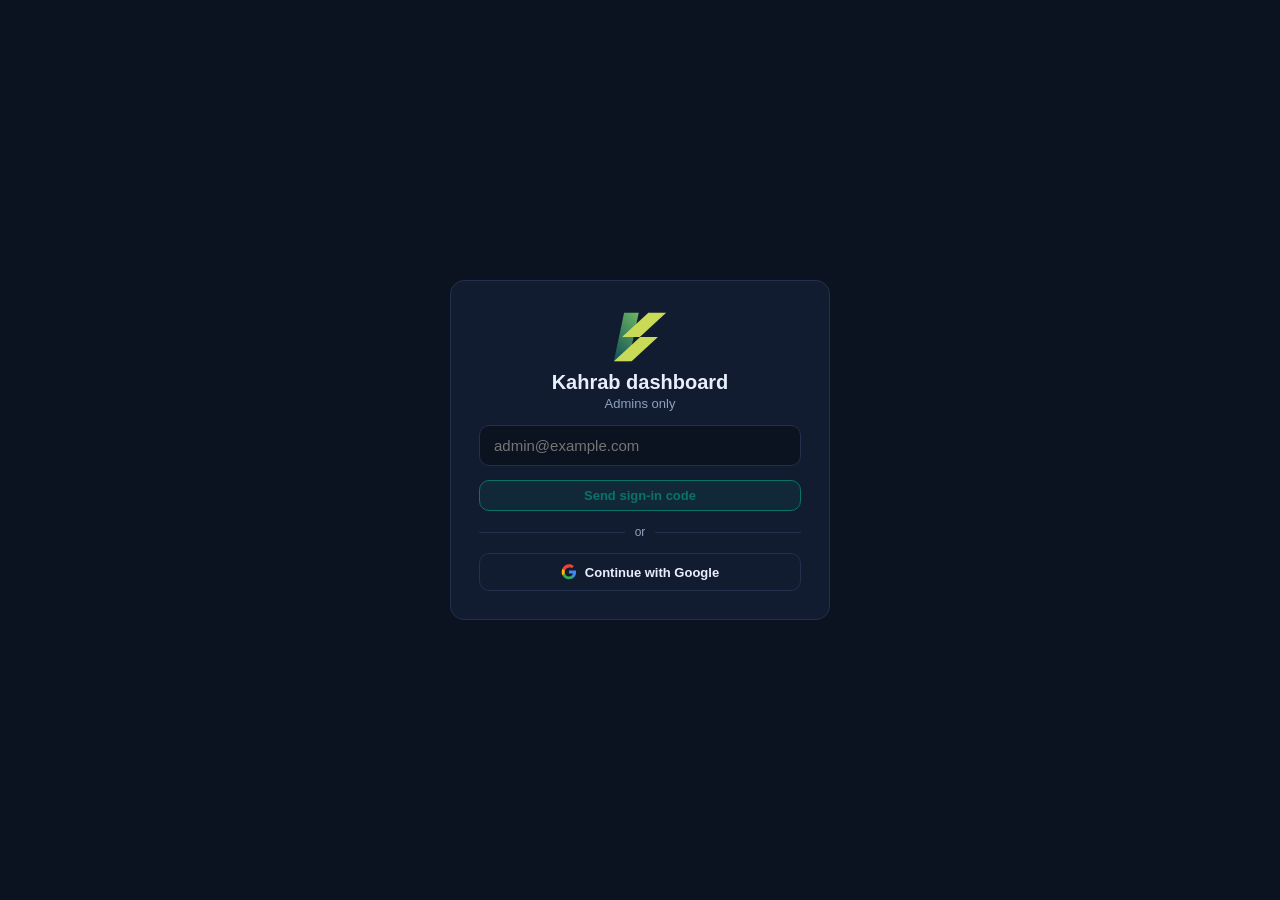
<file: cb1456cef283/index.html>
<!doctype html>
<html lang="ar" dir="rtl">
  <head>
    <meta charset="UTF-8" />
    <meta name="viewport" content="width=device-width, initial-scale=1.0" />
    <!-- The dashboard sits at an unlisted folder on the public site. Search
         engines are the one crawler that would otherwise publish that folder,
         so keep it out of every index. Obscurity is not the protection here —
         the admin role gate and RLS are — but there is no reason to advertise. -->
    <meta name="robots" content="noindex, nofollow, noarchive, nosnippet" />
    <link rel="icon" type="image/png" href="/cb1456cef283/favicon.png" />
    <title>لوحة تحكم كهرب</title>
    <script type="module" crossorigin src="/cb1456cef283/assets/index-BPyNM6r0.js"></script>
    <link rel="stylesheet" crossorigin href="/cb1456cef283/assets/index-C5o7rofT.css">
  </head>
  <body>
    <div id="root"></div>
  </body>
</html>
</file>
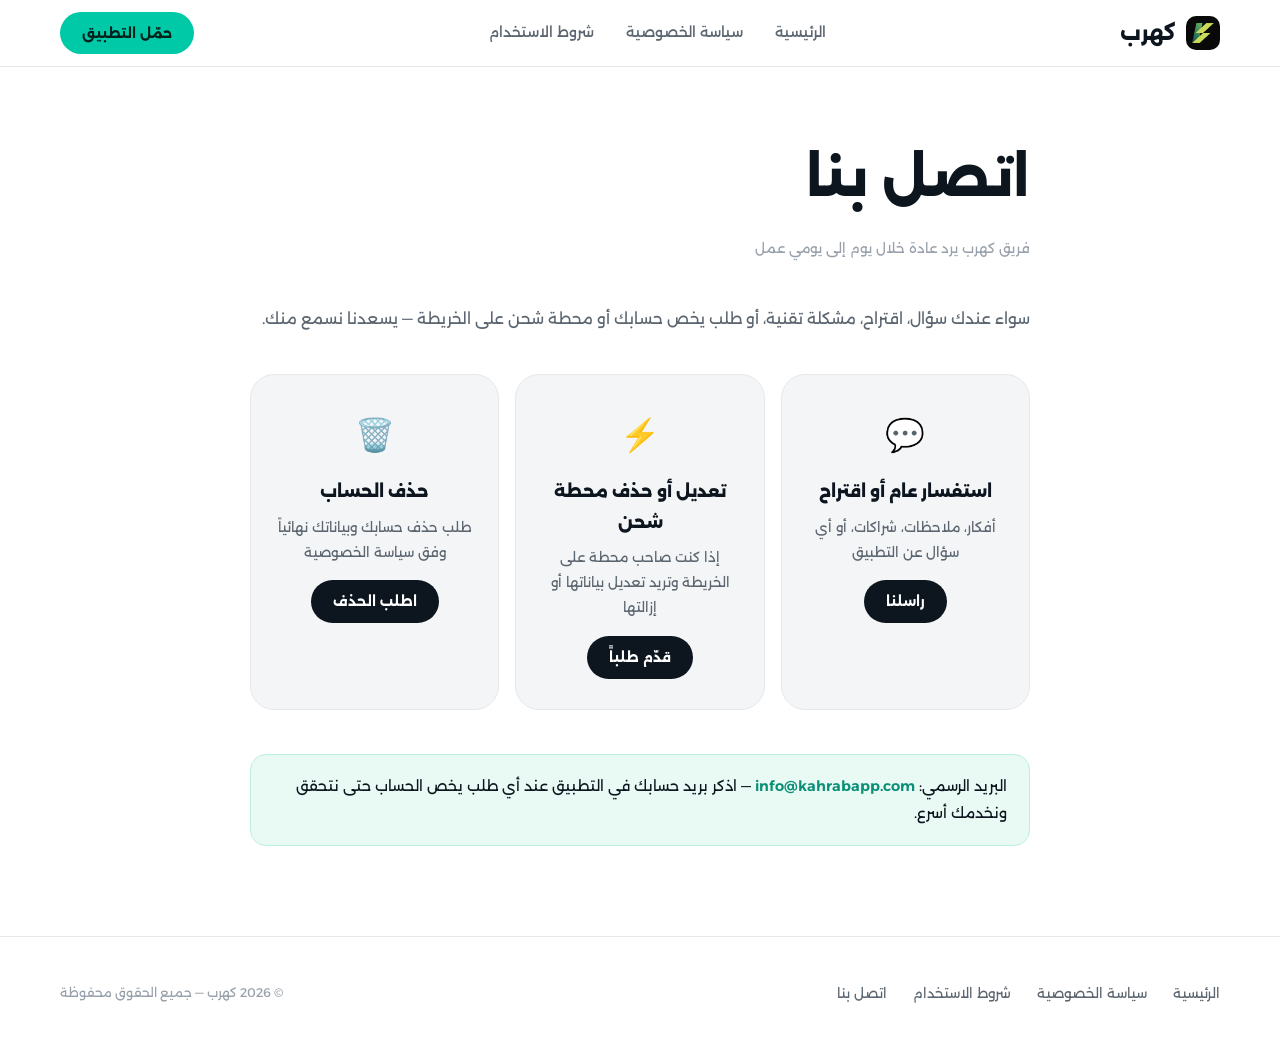
<file: contact.html>
<!DOCTYPE html>
<html lang="ar" dir="rtl">
<head>
  <meta charset="UTF-8" />
  <meta name="viewport" content="width=device-width, initial-scale=1.0" />
  <title>اتصل بنا — كهرب</title>
  <meta name="description" content="تواصل مع فريق كهرب" />
  <link rel="icon" type="image/png" href="favicon.png" />
  <link rel="apple-touch-icon" href="favicon.png" />
  <link rel="preconnect" href="https://fonts.googleapis.com" />
  <link rel="preconnect" href="https://fonts.gstatic.com" crossorigin />
  <link href="https://fonts.googleapis.com/css2?family=Alexandria:wght@300;400;600;700;800&display=swap" rel="stylesheet" />
  <link rel="stylesheet" href="style.css" />
</head>
<body>

  <nav class="nav scrolled">
    <div class="container nav-inner">
      <a class="brand" href="index.html">
        <span class="logo">
          <img src="favicon.png" alt="كهرب" />
        </span>
        كهرب
      </a>
      <div class="nav-links">
        <a href="index.html">الرئيسية</a>
        <a href="privacy.html">سياسة الخصوصية</a>
        <a href="terms.html">شروط الاستخدام</a>
      </div>
      <a class="cta" href="index.html#download">حمّل التطبيق</a>
    </div>
  </nav>

  <main class="legal page-pad">
    <h1>اتصل بنا</h1>
    <div class="updated">فريق كهرب يرد عادة خلال يوم إلى يومي عمل</div>

    <p>
      سواء عندك سؤال، اقتراح، مشكلة تقنية، أو طلب يخص حسابك أو محطة شحن على الخريطة —
      يسعدنا نسمع منك.
    </p>

    <div class="contact-cards">
      <div class="contact-card">
        <div class="e">💬</div>
        <h3>استفسار عام أو اقتراح</h3>
        <p>أفكار، ملاحظات، شراكات، أو أي سؤال عن التطبيق</p>
        <a href="mailto:info@kahrabapp.com?subject=استفسار%20عام%20—%20كهرب">راسلنا</a>
      </div>
      <div class="contact-card">
        <div class="e">⚡</div>
        <h3>تعديل أو حذف محطة شحن</h3>
        <p>إذا كنت صاحب محطة على الخريطة وتريد تعديل بياناتها أو إزالتها</p>
        <a href="mailto:info@kahrabapp.com?subject=طلب%20بخصوص%20محطة%20شحن">قدّم طلباً</a>
      </div>
      <div class="contact-card">
        <div class="e">🗑️</div>
        <h3>حذف الحساب</h3>
        <p>طلب حذف حسابك وبياناتك نهائياً وفق سياسة الخصوصية</p>
        <a href="mailto:info@kahrabapp.com?subject=طلب%20حذف%20حساب%20—%20كهرب">اطلب الحذف</a>
      </div>
    </div>

    <div class="note" style="margin-top:44px">
      البريد الرسمي: <a href="mailto:info@kahrabapp.com">info@kahrabapp.com</a>
      — اذكر بريد حسابك في التطبيق عند أي طلب يخص الحساب حتى نتحقق ونخدمك أسرع.
    </div>
  </main>

  <footer>
    <div class="container footer-inner">
      <div class="footer-links">
        <a href="index.html">الرئيسية</a>
        <a href="privacy.html">سياسة الخصوصية</a>
        <a href="terms.html">شروط الاستخدام</a>
        <a href="contact.html">اتصل بنا</a>
      </div>
      <div class="copy">© 2026 كهرب — جميع الحقوق محفوظة</div>
    </div>
  </footer>

</body>
</html>
</file>
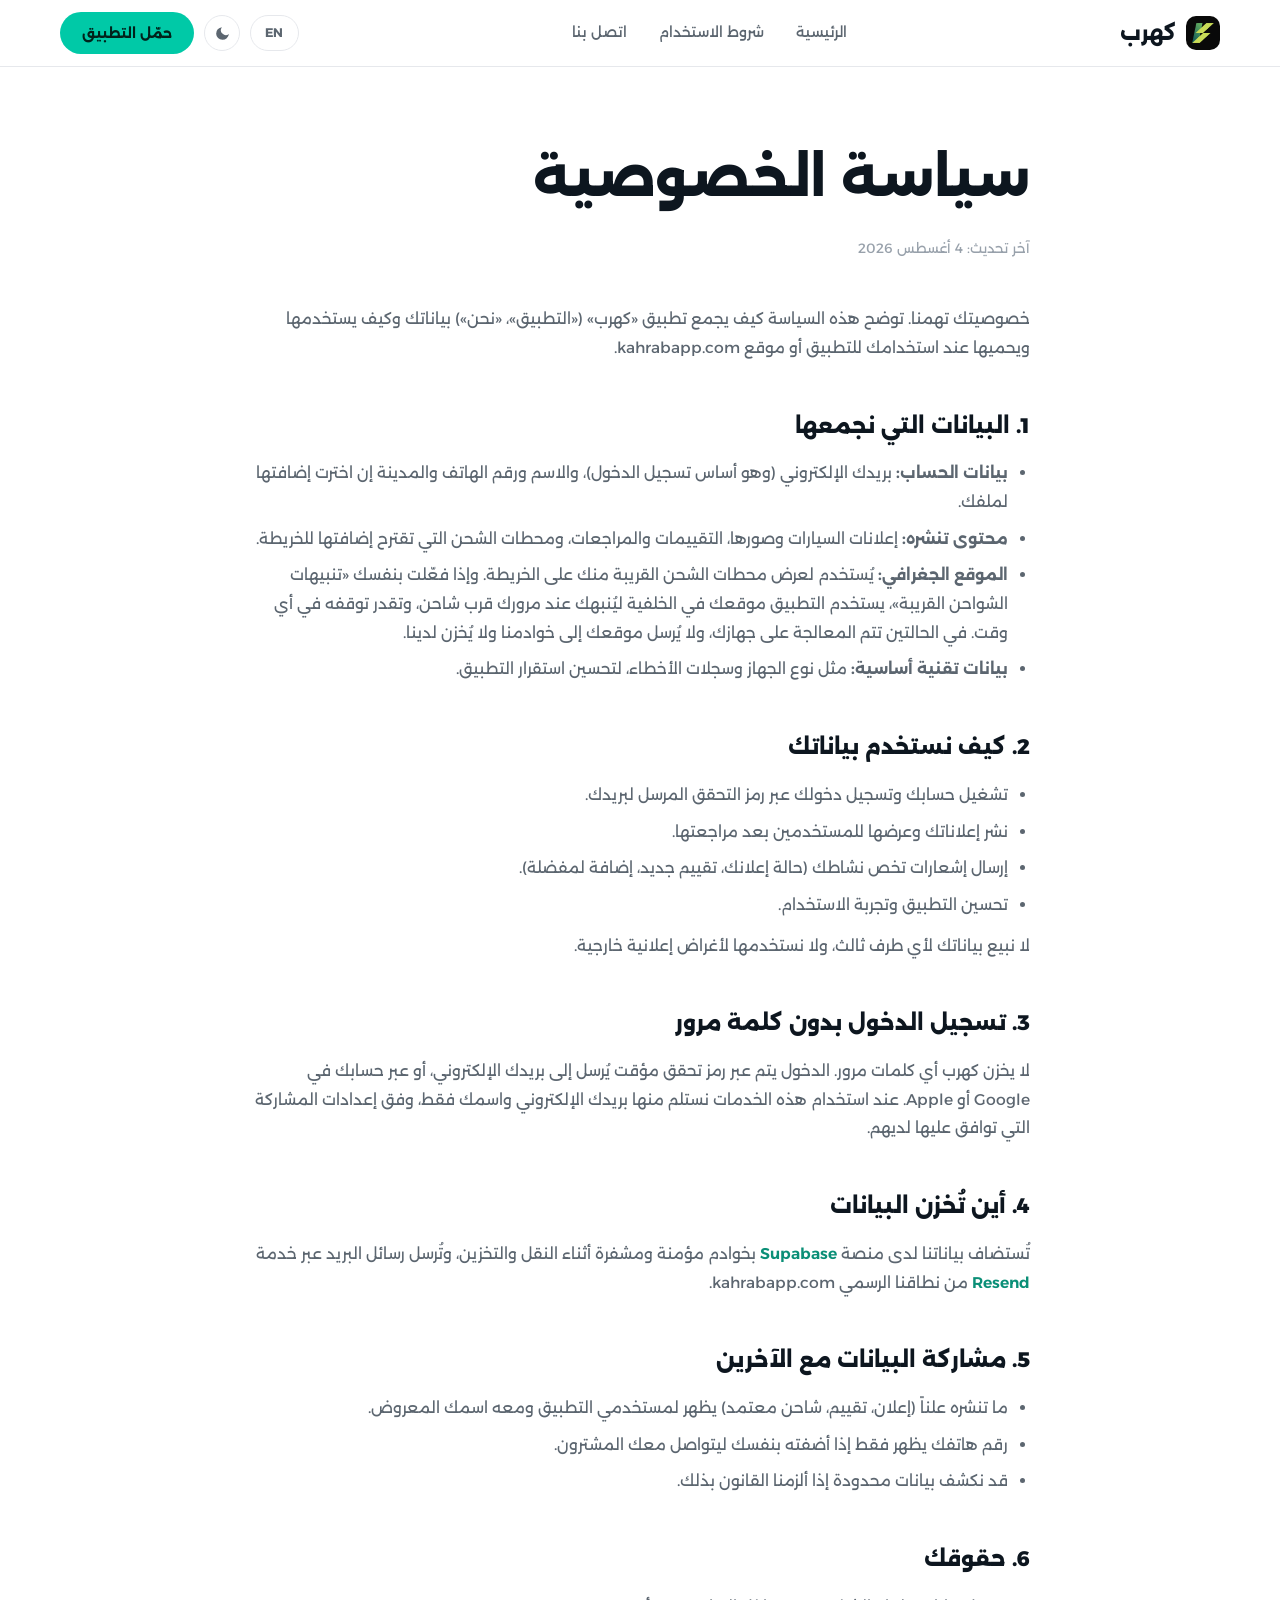
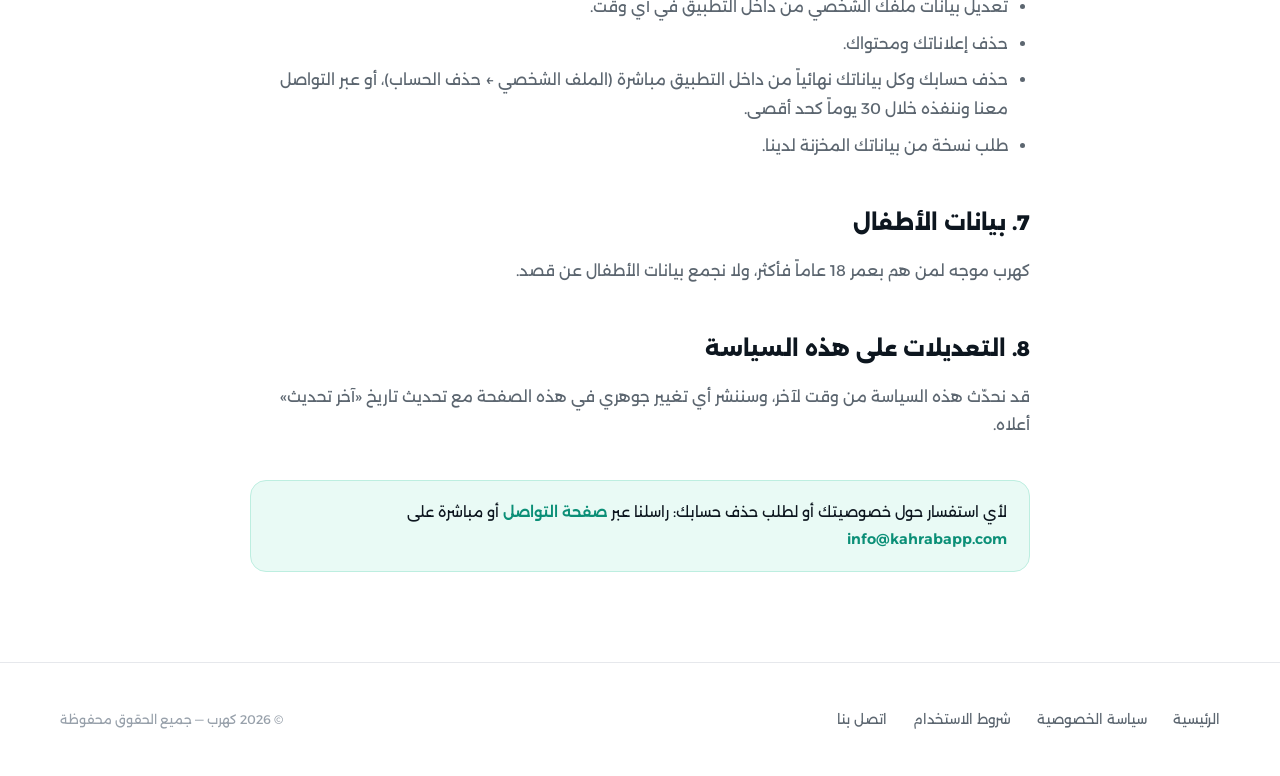
<file: privacy.html>
<!DOCTYPE html>
<html lang="ar" dir="rtl">
<head>
  <meta charset="UTF-8" />
  <meta name="viewport" content="width=device-width, initial-scale=1.0" />
  <script>
    // Set the theme before first paint so the page never flashes white.
    (function () {
      try {
        var t = localStorage.getItem("kahrab-theme");
        if (!t) t = matchMedia("(prefers-color-scheme: dark)").matches ? "dark" : "light";
        document.documentElement.setAttribute("data-theme", t);
      } catch (e) {}
    })();
  </script>
  <title>سياسة الخصوصية — كهرب</title>
  <meta name="description" content="سياسة الخصوصية لتطبيق كهرب" />
  <link rel="icon" type="image/png" href="favicon.png" />
  <link rel="apple-touch-icon" href="favicon.png" />
  <link rel="preconnect" href="https://fonts.googleapis.com" />
  <link rel="preconnect" href="https://fonts.gstatic.com" crossorigin />
  <link href="https://fonts.googleapis.com/css2?family=Alexandria:wght@300;400;600;700;800&display=swap" rel="stylesheet" />
  <link rel="alternate" hreflang="ar" href="https://kahrabapp.com/privacy.html" />
  <link rel="alternate" hreflang="en" href="https://kahrabapp.com/en/privacy.html" />
  <link rel="alternate" hreflang="x-default" href="https://kahrabapp.com/privacy.html" />
  <link rel="stylesheet" href="style.css" />
</head>
<body>

  <nav class="nav scrolled">
    <div class="container nav-inner">
      <a class="brand" href="index.html">
        <span class="logo">
          <img src="favicon.png" alt="كهرب" />
        </span>
        كهرب
      </a>
      <div class="nav-links">
        <a href="index.html">الرئيسية</a>
        <a href="terms.html">شروط الاستخدام</a>
        <a href="contact.html">اتصل بنا</a>
      </div>
      <div class="nav-tools">
        <a class="lang" href="en/privacy.html" hreflang="en" aria-label="English">EN</a>
        <button class="icon-btn" id="themeBtn" type="button" aria-pressed="false" aria-label="تبديل الوضع الداكن">
          <svg class="moon" viewBox="0 0 24 24" aria-hidden="true"><path d="M21 12.8A9 9 0 1 1 11.2 3a7 7 0 0 0 9.8 9.8Z"/></svg>
          <svg class="sun" viewBox="0 0 24 24" aria-hidden="true"><path d="M12 17a5 5 0 1 1 0-10 5 5 0 0 1 0 10Zm0-13.5a1 1 0 0 1 1 1V6a1 1 0 1 1-2 0V4.5a1 1 0 0 1 1-1Zm0 15a1 1 0 0 1 1 1V21a1 1 0 1 1-2 0v-1.5a1 1 0 0 1 1-1ZM3.5 12a1 1 0 0 1 1-1H6a1 1 0 1 1 0 2H4.5a1 1 0 0 1-1-1Zm14.5 0a1 1 0 0 1 1-1h1.5a1 1 0 1 1 0 2H19a1 1 0 0 1-1-1ZM5.6 5.6a1 1 0 0 1 1.4 0l1.1 1.1a1 1 0 0 1-1.4 1.4L5.6 7a1 1 0 0 1 0-1.4Zm10.3 10.3a1 1 0 0 1 1.4 0l1.1 1.1a1 1 0 0 1-1.4 1.4l-1.1-1.1a1 1 0 0 1 0-1.4Zm2.5-10.3a1 1 0 0 1 0 1.4L17.3 8.1a1 1 0 1 1-1.4-1.4L17 5.6a1 1 0 0 1 1.4 0ZM8.1 15.9a1 1 0 0 1 0 1.4L7 18.4A1 1 0 0 1 5.6 17l1.1-1.1a1 1 0 0 1 1.4 0Z"/></svg>
        </button>
        <a class="cta" href="index.html#download">حمّل التطبيق</a>
      </div>
    </div>
  </nav>

  <main class="legal page-pad">
    <h1>سياسة الخصوصية</h1>
    <div class="updated">آخر تحديث: 4 أغسطس 2026</div>

    <p>
      خصوصيتك تهمنا. توضح هذه السياسة كيف يجمع تطبيق «كهرب» («التطبيق»، «نحن») بياناتك
      وكيف يستخدمها ويحميها عند استخدامك للتطبيق أو موقع kahrabapp.com.
    </p>

    <h2>1. البيانات التي نجمعها</h2>
    <ul>
      <li><strong>بيانات الحساب:</strong> بريدك الإلكتروني (وهو أساس تسجيل الدخول)، والاسم ورقم الهاتف والمدينة إن اخترت إضافتها لملفك.</li>
      <li><strong>محتوى تنشره:</strong> إعلانات السيارات وصورها، التقييمات والمراجعات، ومحطات الشحن التي تقترح إضافتها للخريطة.</li>
      <li><strong>الموقع الجغرافي:</strong> يُستخدم لعرض محطات الشحن القريبة منك على الخريطة. وإذا فعّلت بنفسك «تنبيهات الشواحن القريبة»، يستخدم التطبيق موقعك في الخلفية ليُنبهك عند مرورك قرب شاحن، وتقدر توقفه في أي وقت. في الحالتين تتم المعالجة على جهازك، ولا يُرسل موقعك إلى خوادمنا ولا يُخزن لدينا.</li>
      <li><strong>بيانات تقنية أساسية:</strong> مثل نوع الجهاز وسجلات الأخطاء، لتحسين استقرار التطبيق.</li>
    </ul>

    <h2>2. كيف نستخدم بياناتك</h2>
    <ul>
      <li>تشغيل حسابك وتسجيل دخولك عبر رمز التحقق المرسل لبريدك.</li>
      <li>نشر إعلاناتك وعرضها للمستخدمين بعد مراجعتها.</li>
      <li>إرسال إشعارات تخص نشاطك (حالة إعلانك، تقييم جديد، إضافة لمفضلة).</li>
      <li>تحسين التطبيق وتجربة الاستخدام.</li>
    </ul>
    <p>لا نبيع بياناتك لأي طرف ثالث، ولا نستخدمها لأغراض إعلانية خارجية.</p>

    <h2>3. تسجيل الدخول بدون كلمة مرور</h2>
    <p>
      لا يخزن كهرب أي كلمات مرور. الدخول يتم عبر رمز تحقق مؤقت يُرسل إلى بريدك الإلكتروني،
      أو عبر حسابك في Google أو Apple. عند استخدام هذه الخدمات نستلم منها بريدك الإلكتروني
      واسمك فقط، وفق إعدادات المشاركة التي توافق عليها لديهم.
    </p>

    <h2>4. أين تُخزن البيانات</h2>
    <p>
      تُستضاف بياناتنا لدى منصة <a href="https://supabase.com" target="_blank" rel="noreferrer">Supabase</a>
      بخوادم مؤمنة ومشفرة أثناء النقل والتخزين، وتُرسل رسائل البريد عبر خدمة
      <a href="https://resend.com" target="_blank" rel="noreferrer">Resend</a> من نطاقنا الرسمي kahrabapp.com.
    </p>

    <h2>5. مشاركة البيانات مع الآخرين</h2>
    <ul>
      <li>ما تنشره علناً (إعلان، تقييم، شاحن معتمد) يظهر لمستخدمي التطبيق ومعه اسمك المعروض.</li>
      <li>رقم هاتفك يظهر فقط إذا أضفته بنفسك ليتواصل معك المشترون.</li>
      <li>قد نكشف بيانات محدودة إذا ألزمنا القانون بذلك.</li>
    </ul>

    <h2>6. حقوقك</h2>
    <ul>
      <li>تعديل بيانات ملفك الشخصي من داخل التطبيق في أي وقت.</li>
      <li>حذف إعلاناتك ومحتواك.</li>
      <li>حذف حسابك وكل بياناتك نهائياً من داخل التطبيق مباشرة (الملف الشخصي ← حذف الحساب)، أو عبر التواصل معنا وننفذه خلال 30 يوماً كحد أقصى.</li>
      <li>طلب نسخة من بياناتك المخزنة لدينا.</li>
    </ul>

    <h2>7. بيانات الأطفال</h2>
    <p>كهرب موجه لمن هم بعمر 18 عاماً فأكثر، ولا نجمع بيانات الأطفال عن قصد.</p>

    <h2>8. التعديلات على هذه السياسة</h2>
    <p>
      قد نحدّث هذه السياسة من وقت لآخر، وسننشر أي تغيير جوهري في هذه الصفحة مع تحديث
      تاريخ «آخر تحديث» أعلاه.
    </p>

    <div class="note">
      لأي استفسار حول خصوصيتك أو لطلب حذف حسابك:
      راسلنا عبر <a href="contact.html">صفحة التواصل</a> أو مباشرة على
      <a href="mailto:info@kahrabapp.com">info@kahrabapp.com</a>
    </div>
  </main>

  <footer>
    <div class="container footer-inner">
      <div class="footer-links">
        <a href="index.html">الرئيسية</a>
        <a href="privacy.html">سياسة الخصوصية</a>
        <a href="terms.html">شروط الاستخدام</a>
        <a href="contact.html">اتصل بنا</a>
      </div>
      <div class="copy">© 2026 كهرب — جميع الحقوق محفوظة</div>
    </div>
  </footer>

  <script src="theme.js" defer></script>
</body>
</html>
</file>
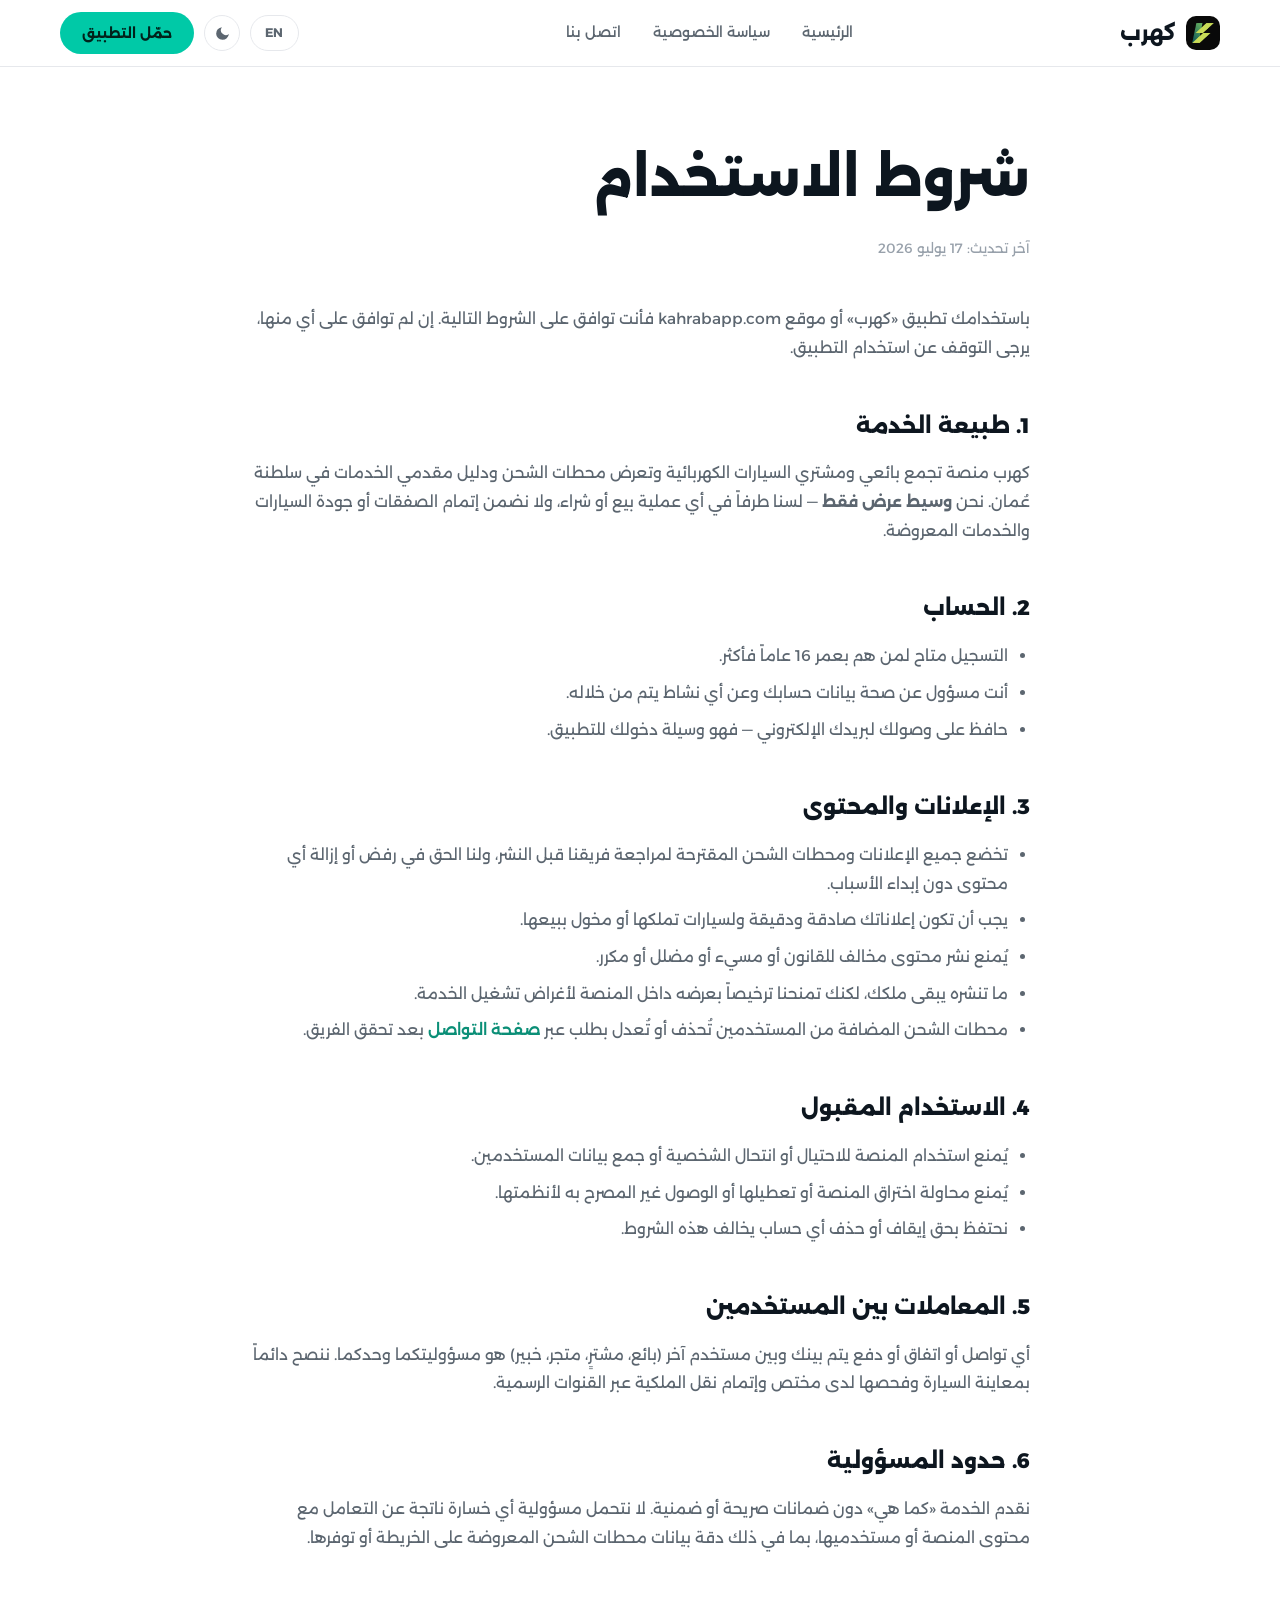
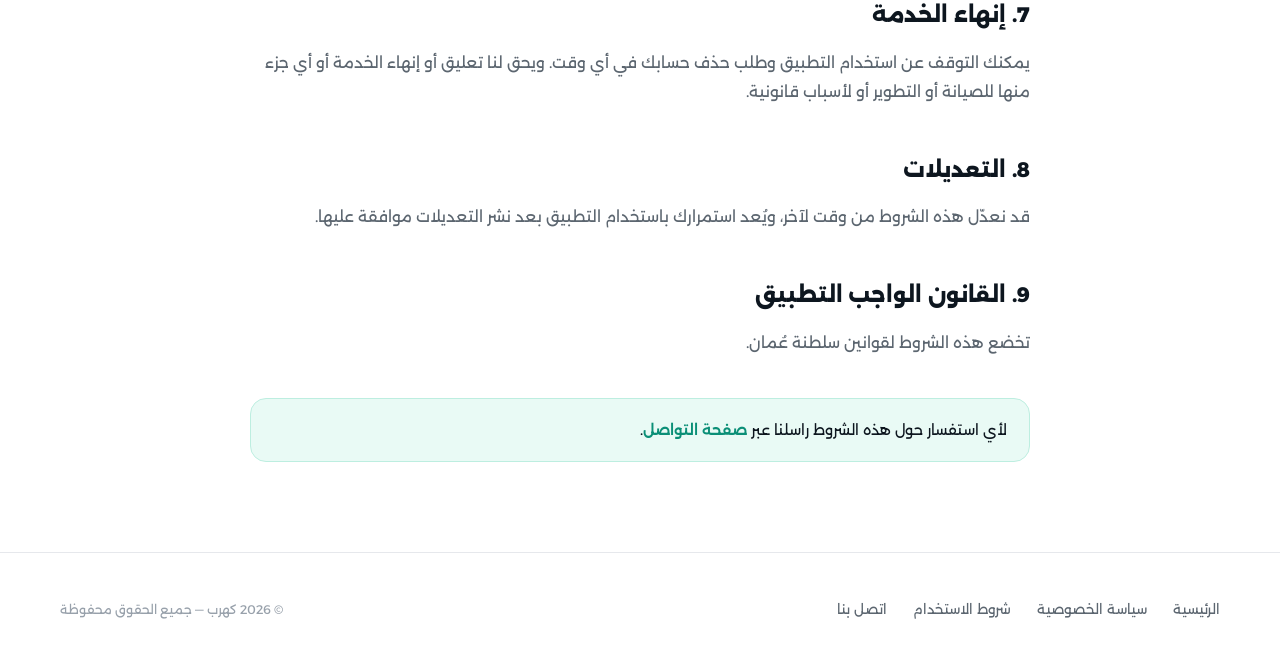
<file: terms.html>
<!DOCTYPE html>
<html lang="ar" dir="rtl">
<head>
  <meta charset="UTF-8" />
  <meta name="viewport" content="width=device-width, initial-scale=1.0" />
  <script>
    // Set the theme before first paint so the page never flashes white.
    (function () {
      try {
        var t = localStorage.getItem("kahrab-theme");
        if (!t) t = matchMedia("(prefers-color-scheme: dark)").matches ? "dark" : "light";
        document.documentElement.setAttribute("data-theme", t);
      } catch (e) {}
    })();
  </script>
  <title>شروط الاستخدام — كهرب</title>
  <meta name="description" content="شروط استخدام تطبيق كهرب" />
  <link rel="icon" type="image/png" href="favicon.png" />
  <link rel="apple-touch-icon" href="favicon.png" />
  <link rel="preconnect" href="https://fonts.googleapis.com" />
  <link rel="preconnect" href="https://fonts.gstatic.com" crossorigin />
  <link href="https://fonts.googleapis.com/css2?family=Alexandria:wght@300;400;600;700;800&display=swap" rel="stylesheet" />
  <link rel="alternate" hreflang="ar" href="https://kahrabapp.com/terms.html" />
  <link rel="alternate" hreflang="en" href="https://kahrabapp.com/en/terms.html" />
  <link rel="alternate" hreflang="x-default" href="https://kahrabapp.com/terms.html" />
  <link rel="stylesheet" href="style.css" />
</head>
<body>

  <nav class="nav scrolled">
    <div class="container nav-inner">
      <a class="brand" href="index.html">
        <span class="logo">
          <img src="favicon.png" alt="كهرب" />
        </span>
        كهرب
      </a>
      <div class="nav-links">
        <a href="index.html">الرئيسية</a>
        <a href="privacy.html">سياسة الخصوصية</a>
        <a href="contact.html">اتصل بنا</a>
      </div>
      <div class="nav-tools">
        <a class="lang" href="en/terms.html" hreflang="en" aria-label="English">EN</a>
        <button class="icon-btn" id="themeBtn" type="button" aria-pressed="false" aria-label="تبديل الوضع الداكن">
          <svg class="moon" viewBox="0 0 24 24" aria-hidden="true"><path d="M21 12.8A9 9 0 1 1 11.2 3a7 7 0 0 0 9.8 9.8Z"/></svg>
          <svg class="sun" viewBox="0 0 24 24" aria-hidden="true"><path d="M12 17a5 5 0 1 1 0-10 5 5 0 0 1 0 10Zm0-13.5a1 1 0 0 1 1 1V6a1 1 0 1 1-2 0V4.5a1 1 0 0 1 1-1Zm0 15a1 1 0 0 1 1 1V21a1 1 0 1 1-2 0v-1.5a1 1 0 0 1 1-1ZM3.5 12a1 1 0 0 1 1-1H6a1 1 0 1 1 0 2H4.5a1 1 0 0 1-1-1Zm14.5 0a1 1 0 0 1 1-1h1.5a1 1 0 1 1 0 2H19a1 1 0 0 1-1-1ZM5.6 5.6a1 1 0 0 1 1.4 0l1.1 1.1a1 1 0 0 1-1.4 1.4L5.6 7a1 1 0 0 1 0-1.4Zm10.3 10.3a1 1 0 0 1 1.4 0l1.1 1.1a1 1 0 0 1-1.4 1.4l-1.1-1.1a1 1 0 0 1 0-1.4Zm2.5-10.3a1 1 0 0 1 0 1.4L17.3 8.1a1 1 0 1 1-1.4-1.4L17 5.6a1 1 0 0 1 1.4 0ZM8.1 15.9a1 1 0 0 1 0 1.4L7 18.4A1 1 0 0 1 5.6 17l1.1-1.1a1 1 0 0 1 1.4 0Z"/></svg>
        </button>
        <a class="cta" href="index.html#download">حمّل التطبيق</a>
      </div>
    </div>
  </nav>

  <main class="legal page-pad">
    <h1>شروط الاستخدام</h1>
    <div class="updated">آخر تحديث: 17 يوليو 2026</div>

    <p>
      باستخدامك تطبيق «كهرب» أو موقع kahrabapp.com فأنت توافق على الشروط التالية.
      إن لم توافق على أي منها، يرجى التوقف عن استخدام التطبيق.
    </p>

    <h2>1. طبيعة الخدمة</h2>
    <p>
      كهرب منصة تجمع بائعي ومشتري السيارات الكهربائية وتعرض محطات الشحن ودليل مقدمي
      الخدمات في سلطنة عُمان. نحن <strong>وسيط عرض فقط</strong> — لسنا طرفاً في أي عملية
      بيع أو شراء، ولا نضمن إتمام الصفقات أو جودة السيارات والخدمات المعروضة.
    </p>

    <h2>2. الحساب</h2>
    <ul>
      <li>التسجيل متاح لمن هم بعمر 16 عاماً فأكثر.</li>
      <li>أنت مسؤول عن صحة بيانات حسابك وعن أي نشاط يتم من خلاله.</li>
      <li>حافظ على وصولك لبريدك الإلكتروني — فهو وسيلة دخولك للتطبيق.</li>
    </ul>

    <h2>3. الإعلانات والمحتوى</h2>
    <ul>
      <li>تخضع جميع الإعلانات ومحطات الشحن المقترحة لمراجعة فريقنا قبل النشر، ولنا الحق في رفض أو إزالة أي محتوى دون إبداء الأسباب.</li>
      <li>يجب أن تكون إعلاناتك صادقة ودقيقة ولسيارات تملكها أو مخول ببيعها.</li>
      <li>يُمنع نشر محتوى مخالف للقانون أو مسيء أو مضلل أو مكرر.</li>
      <li>ما تنشره يبقى ملكك، لكنك تمنحنا ترخيصاً بعرضه داخل المنصة لأغراض تشغيل الخدمة.</li>
      <li>محطات الشحن المضافة من المستخدمين تُحذف أو تُعدل بطلب عبر <a href="contact.html">صفحة التواصل</a> بعد تحقق الفريق.</li>
    </ul>

    <h2>4. الاستخدام المقبول</h2>
    <ul>
      <li>يُمنع استخدام المنصة للاحتيال أو انتحال الشخصية أو جمع بيانات المستخدمين.</li>
      <li>يُمنع محاولة اختراق المنصة أو تعطيلها أو الوصول غير المصرح به لأنظمتها.</li>
      <li>نحتفظ بحق إيقاف أو حذف أي حساب يخالف هذه الشروط.</li>
    </ul>

    <h2>5. المعاملات بين المستخدمين</h2>
    <p>
      أي تواصل أو اتفاق أو دفع يتم بينك وبين مستخدم آخر (بائع، مشترٍ، متجر، خبير) هو
      مسؤوليتكما وحدكما. ننصح دائماً بمعاينة السيارة وفحصها لدى مختص وإتمام نقل الملكية
      عبر القنوات الرسمية.
    </p>

    <h2>6. حدود المسؤولية</h2>
    <p>
      نقدم الخدمة «كما هي» دون ضمانات صريحة أو ضمنية. لا نتحمل مسؤولية أي خسارة ناتجة
      عن التعامل مع محتوى المنصة أو مستخدميها، بما في ذلك دقة بيانات محطات الشحن
      المعروضة على الخريطة أو توفرها.
    </p>

    <h2>7. إنهاء الخدمة</h2>
    <p>
      يمكنك التوقف عن استخدام التطبيق وطلب حذف حسابك في أي وقت. ويحق لنا تعليق أو إنهاء
      الخدمة أو أي جزء منها للصيانة أو التطوير أو لأسباب قانونية.
    </p>

    <h2>8. التعديلات</h2>
    <p>
      قد نعدّل هذه الشروط من وقت لآخر، ويُعد استمرارك باستخدام التطبيق بعد نشر التعديلات
      موافقة عليها.
    </p>

    <h2>9. القانون الواجب التطبيق</h2>
    <p>تخضع هذه الشروط لقوانين سلطنة عُمان.</p>

    <div class="note">
      لأي استفسار حول هذه الشروط راسلنا عبر <a href="contact.html">صفحة التواصل</a>.
    </div>
  </main>

  <footer>
    <div class="container footer-inner">
      <div class="footer-links">
        <a href="index.html">الرئيسية</a>
        <a href="privacy.html">سياسة الخصوصية</a>
        <a href="terms.html">شروط الاستخدام</a>
        <a href="contact.html">اتصل بنا</a>
      </div>
      <div class="copy">© 2026 كهرب — جميع الحقوق محفوظة</div>
    </div>
  </footer>

  <script src="theme.js" defer></script>
</body>
</html>
</file>
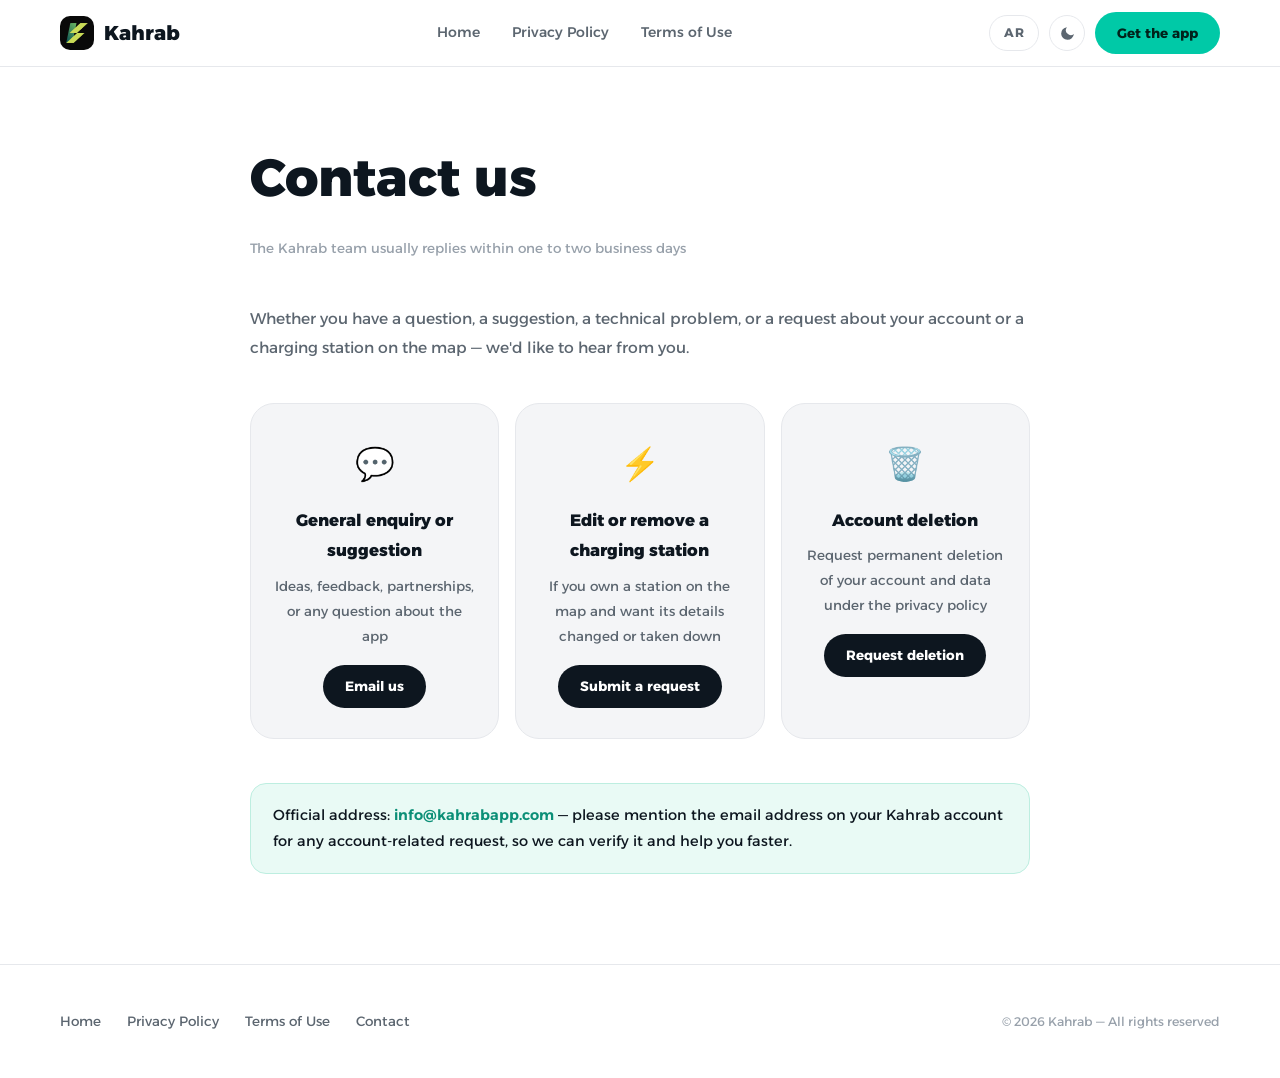
<file: en/contact.html>
<!DOCTYPE html>
<html lang="en" dir="ltr">
<head>
  <meta charset="UTF-8" />
  <meta name="viewport" content="width=device-width, initial-scale=1.0" />
  <script>
    // Set the theme before first paint so the page never flashes white.
    (function () {
      try {
        var t = localStorage.getItem("kahrab-theme");
        if (!t) t = matchMedia("(prefers-color-scheme: dark)").matches ? "dark" : "light";
        document.documentElement.setAttribute("data-theme", t);
      } catch (e) {}
    })();
  </script>
  <title>Contact — Kahrab</title>
  <meta name="description" content="Get in touch with the Kahrab team" />
  <link rel="icon" type="image/png" href="../favicon.png" />
  <link rel="apple-touch-icon" href="../favicon.png" />
  <link rel="preconnect" href="https://fonts.googleapis.com" />
  <link rel="preconnect" href="https://fonts.gstatic.com" crossorigin />
  <link href="https://fonts.googleapis.com/css2?family=Alexandria:wght@300;400;600;700;800&display=swap" rel="stylesheet" />
  <link rel="alternate" hreflang="ar" href="https://kahrabapp.com/contact.html" />
  <link rel="alternate" hreflang="en" href="https://kahrabapp.com/en/contact.html" />
  <link rel="alternate" hreflang="x-default" href="https://kahrabapp.com/contact.html" />
  <link rel="stylesheet" href="../style.css" />
</head>
<body>

  <nav class="nav scrolled">
    <div class="container nav-inner">
      <a class="brand" href="index.html">
        <span class="logo">
          <img src="../favicon.png" alt="Kahrab" />
        </span>
        Kahrab
      </a>
      <div class="nav-links">
        <a href="index.html">Home</a>
        <a href="privacy.html">Privacy Policy</a>
        <a href="terms.html">Terms of Use</a>
      </div>
      <div class="nav-tools">
        <a class="lang" href="../contact.html" hreflang="ar" aria-label="العربية">AR</a>
        <button class="icon-btn" id="themeBtn" type="button" aria-pressed="false" aria-label="Toggle dark mode">
          <svg class="moon" viewBox="0 0 24 24" aria-hidden="true"><path d="M21 12.8A9 9 0 1 1 11.2 3a7 7 0 0 0 9.8 9.8Z"/></svg>
          <svg class="sun" viewBox="0 0 24 24" aria-hidden="true"><path d="M12 17a5 5 0 1 1 0-10 5 5 0 0 1 0 10Zm0-13.5a1 1 0 0 1 1 1V6a1 1 0 1 1-2 0V4.5a1 1 0 0 1 1-1Zm0 15a1 1 0 0 1 1 1V21a1 1 0 1 1-2 0v-1.5a1 1 0 0 1 1-1ZM3.5 12a1 1 0 0 1 1-1H6a1 1 0 1 1 0 2H4.5a1 1 0 0 1-1-1Zm14.5 0a1 1 0 0 1 1-1h1.5a1 1 0 1 1 0 2H19a1 1 0 0 1-1-1ZM5.6 5.6a1 1 0 0 1 1.4 0l1.1 1.1a1 1 0 0 1-1.4 1.4L5.6 7a1 1 0 0 1 0-1.4Zm10.3 10.3a1 1 0 0 1 1.4 0l1.1 1.1a1 1 0 0 1-1.4 1.4l-1.1-1.1a1 1 0 0 1 0-1.4Zm2.5-10.3a1 1 0 0 1 0 1.4L17.3 8.1a1 1 0 1 1-1.4-1.4L17 5.6a1 1 0 0 1 1.4 0ZM8.1 15.9a1 1 0 0 1 0 1.4L7 18.4A1 1 0 0 1 5.6 17l1.1-1.1a1 1 0 0 1 1.4 0Z"/></svg>
        </button>
        <a class="cta" href="index.html#download">Get the app</a>
      </div>
    </div>
  </nav>

  <main class="legal page-pad">
    <h1>Contact us</h1>
    <div class="updated">The Kahrab team usually replies within one to two business days</div>

    <p>
      Whether you have a question, a suggestion, a technical problem, or a request about
      your account or a charging station on the map — we'd like to hear from you.
    </p>

    <div class="contact-cards">
      <div class="contact-card">
        <div class="e">💬</div>
        <h3>General enquiry or suggestion</h3>
        <p>Ideas, feedback, partnerships, or any question about the app</p>
        <a href="mailto:info@kahrabapp.com?subject=General%20enquiry%20—%20Kahrab">Email us</a>
      </div>
      <div class="contact-card">
        <div class="e">⚡</div>
        <h3>Edit or remove a charging station</h3>
        <p>If you own a station on the map and want its details changed or taken down</p>
        <a href="mailto:info@kahrabapp.com?subject=Charging%20station%20request%20—%20Kahrab">Submit a request</a>
      </div>
      <div class="contact-card">
        <div class="e">🗑️</div>
        <h3>Account deletion</h3>
        <p>Request permanent deletion of your account and data under the privacy policy</p>
        <a href="mailto:info@kahrabapp.com?subject=Account%20deletion%20request%20—%20Kahrab">Request deletion</a>
      </div>
    </div>

    <div class="note" style="margin-top:44px">
      Official address: <a href="mailto:info@kahrabapp.com">info@kahrabapp.com</a>
      — please mention the email address on your Kahrab account for any account-related
      request, so we can verify it and help you faster.
    </div>
  </main>

  <footer>
    <div class="container footer-inner">
      <div class="footer-links">
        <a href="index.html">Home</a>
        <a href="privacy.html">Privacy Policy</a>
        <a href="terms.html">Terms of Use</a>
        <a href="contact.html">Contact</a>
      </div>
      <div class="copy">© 2026 Kahrab — All rights reserved</div>
    </div>
  </footer>

  <script src="../theme.js" defer></script>
</body>
</html>
</file>
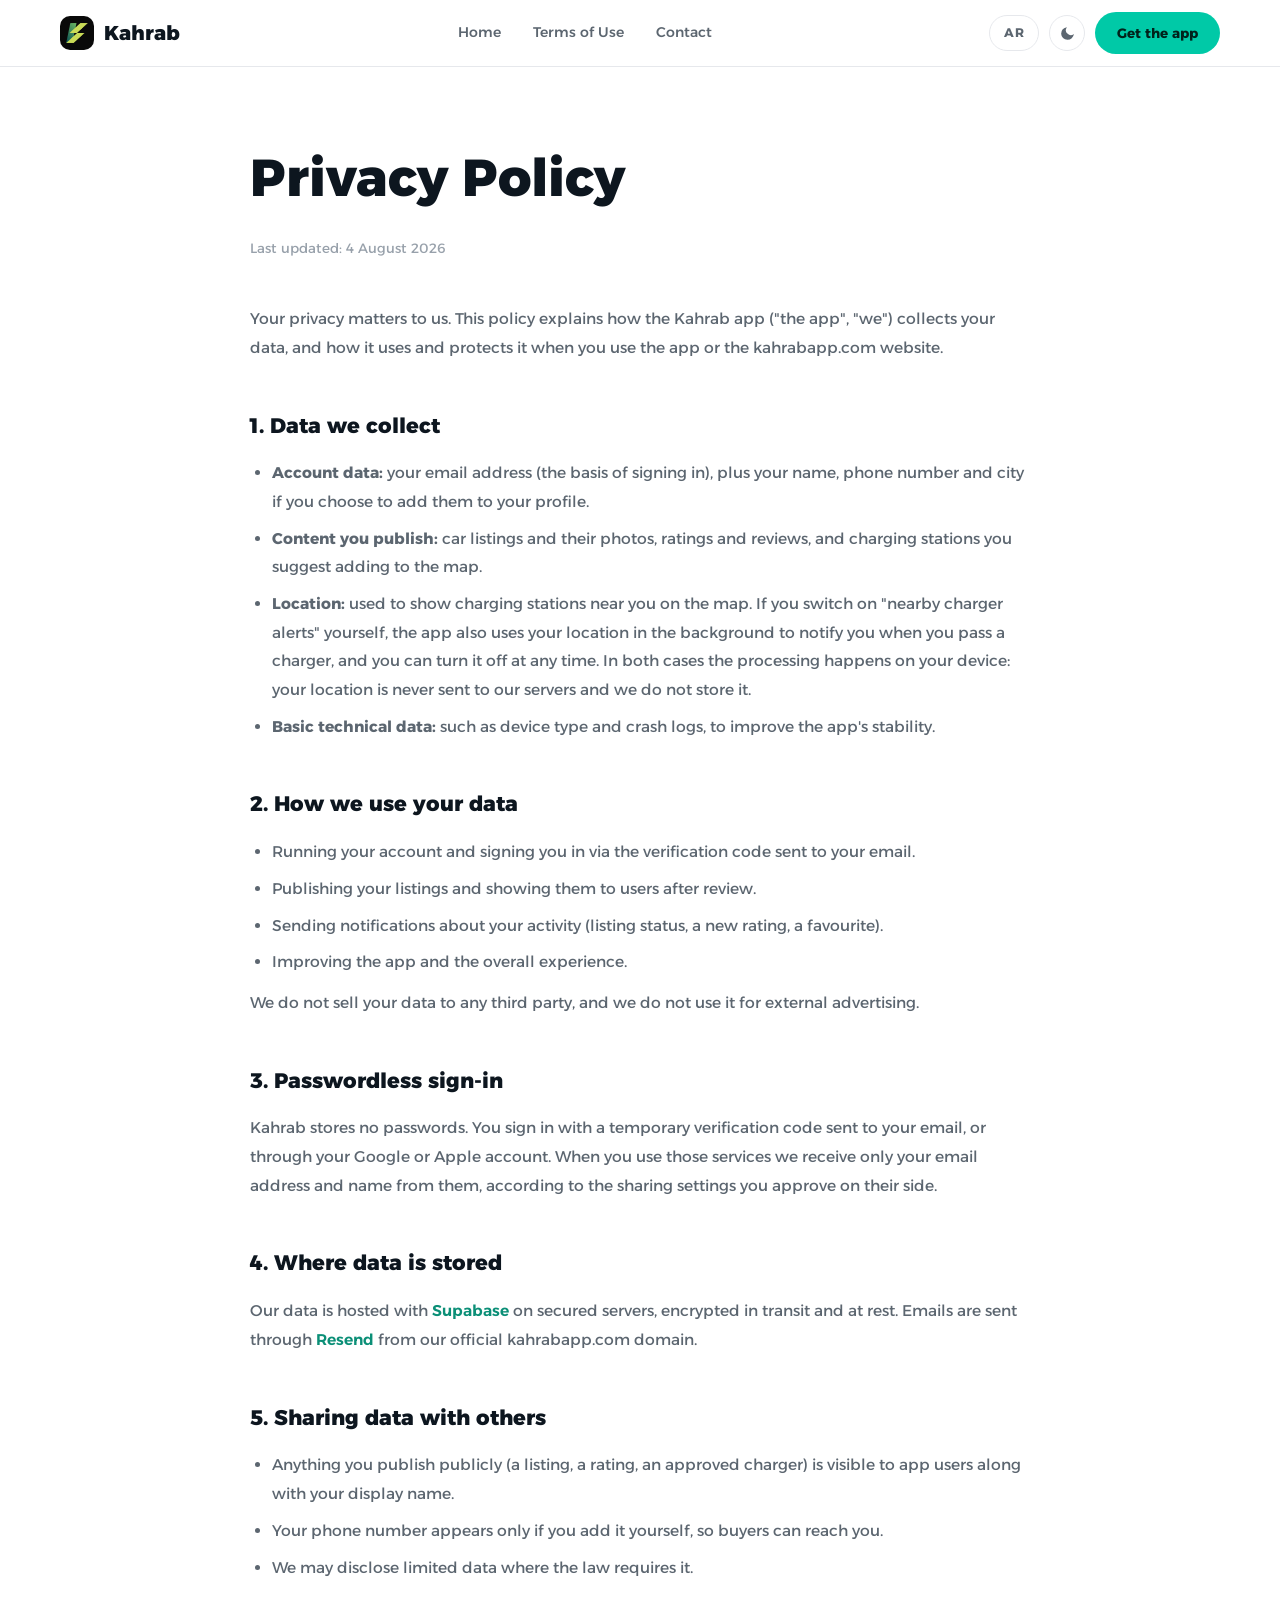
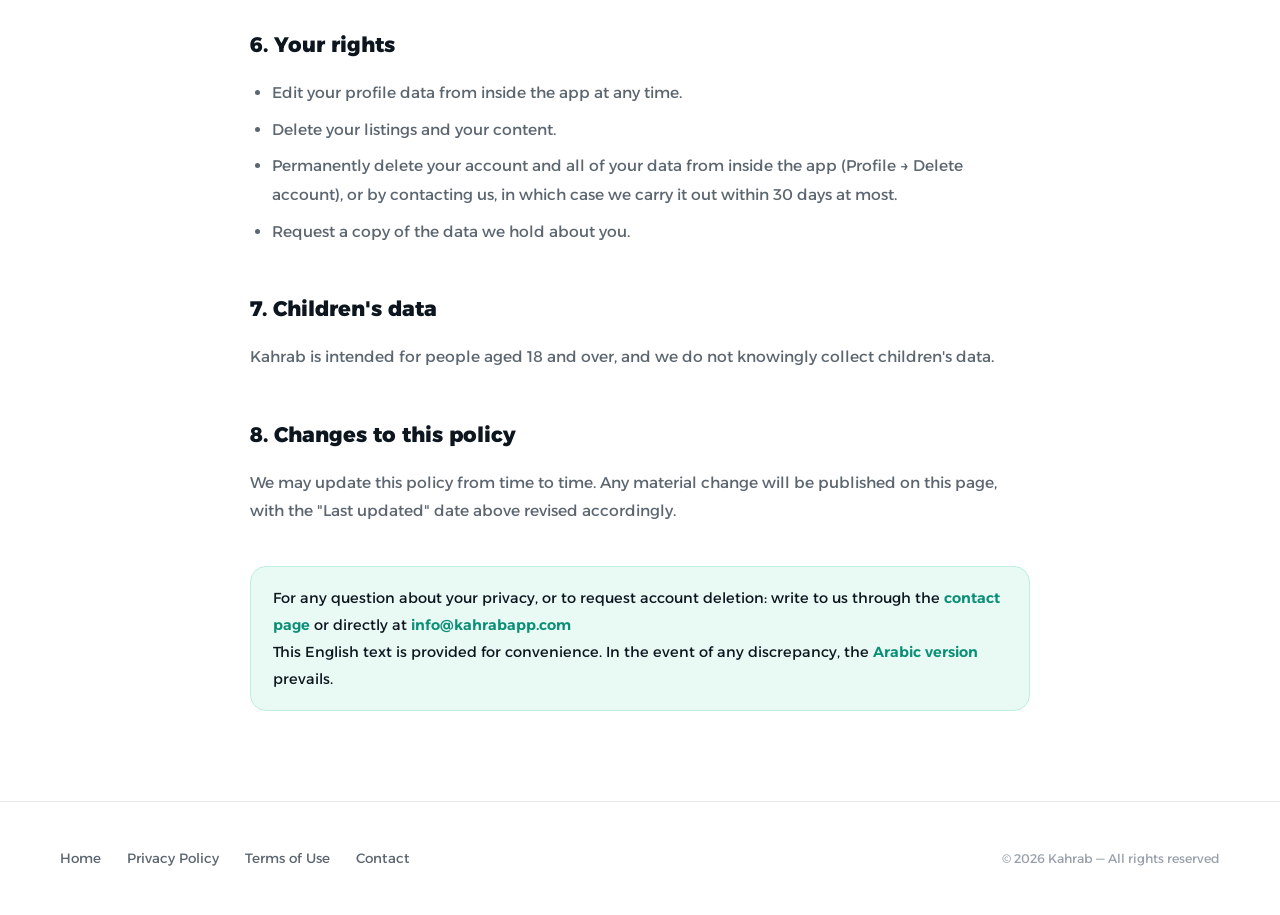
<file: en/privacy.html>
<!DOCTYPE html>
<html lang="en" dir="ltr">
<head>
  <meta charset="UTF-8" />
  <meta name="viewport" content="width=device-width, initial-scale=1.0" />
  <script>
    // Set the theme before first paint so the page never flashes white.
    (function () {
      try {
        var t = localStorage.getItem("kahrab-theme");
        if (!t) t = matchMedia("(prefers-color-scheme: dark)").matches ? "dark" : "light";
        document.documentElement.setAttribute("data-theme", t);
      } catch (e) {}
    })();
  </script>
  <title>Privacy Policy — Kahrab</title>
  <meta name="description" content="How Kahrab collects, uses and protects your data" />
  <link rel="icon" type="image/png" href="../favicon.png" />
  <link rel="apple-touch-icon" href="../favicon.png" />
  <link rel="preconnect" href="https://fonts.googleapis.com" />
  <link rel="preconnect" href="https://fonts.gstatic.com" crossorigin />
  <link href="https://fonts.googleapis.com/css2?family=Alexandria:wght@300;400;600;700;800&display=swap" rel="stylesheet" />
  <link rel="alternate" hreflang="ar" href="https://kahrabapp.com/privacy.html" />
  <link rel="alternate" hreflang="en" href="https://kahrabapp.com/en/privacy.html" />
  <link rel="alternate" hreflang="x-default" href="https://kahrabapp.com/privacy.html" />
  <link rel="stylesheet" href="../style.css" />
</head>
<body>

  <nav class="nav scrolled">
    <div class="container nav-inner">
      <a class="brand" href="index.html">
        <span class="logo">
          <img src="../favicon.png" alt="Kahrab" />
        </span>
        Kahrab
      </a>
      <div class="nav-links">
        <a href="index.html">Home</a>
        <a href="terms.html">Terms of Use</a>
        <a href="contact.html">Contact</a>
      </div>
      <div class="nav-tools">
        <a class="lang" href="../privacy.html" hreflang="ar" aria-label="العربية">AR</a>
        <button class="icon-btn" id="themeBtn" type="button" aria-pressed="false" aria-label="Toggle dark mode">
          <svg class="moon" viewBox="0 0 24 24" aria-hidden="true"><path d="M21 12.8A9 9 0 1 1 11.2 3a7 7 0 0 0 9.8 9.8Z"/></svg>
          <svg class="sun" viewBox="0 0 24 24" aria-hidden="true"><path d="M12 17a5 5 0 1 1 0-10 5 5 0 0 1 0 10Zm0-13.5a1 1 0 0 1 1 1V6a1 1 0 1 1-2 0V4.5a1 1 0 0 1 1-1Zm0 15a1 1 0 0 1 1 1V21a1 1 0 1 1-2 0v-1.5a1 1 0 0 1 1-1ZM3.5 12a1 1 0 0 1 1-1H6a1 1 0 1 1 0 2H4.5a1 1 0 0 1-1-1Zm14.5 0a1 1 0 0 1 1-1h1.5a1 1 0 1 1 0 2H19a1 1 0 0 1-1-1ZM5.6 5.6a1 1 0 0 1 1.4 0l1.1 1.1a1 1 0 0 1-1.4 1.4L5.6 7a1 1 0 0 1 0-1.4Zm10.3 10.3a1 1 0 0 1 1.4 0l1.1 1.1a1 1 0 0 1-1.4 1.4l-1.1-1.1a1 1 0 0 1 0-1.4Zm2.5-10.3a1 1 0 0 1 0 1.4L17.3 8.1a1 1 0 1 1-1.4-1.4L17 5.6a1 1 0 0 1 1.4 0ZM8.1 15.9a1 1 0 0 1 0 1.4L7 18.4A1 1 0 0 1 5.6 17l1.1-1.1a1 1 0 0 1 1.4 0Z"/></svg>
        </button>
        <a class="cta" href="index.html#download">Get the app</a>
      </div>
    </div>
  </nav>

  <main class="legal page-pad">
    <h1>Privacy Policy</h1>
    <div class="updated">Last updated: 4 August 2026</div>

    <p>
      Your privacy matters to us. This policy explains how the Kahrab app ("the app", "we")
      collects your data, and how it uses and protects it when you use the app or the
      kahrabapp.com website.
    </p>

    <h2>1. Data we collect</h2>
    <ul>
      <li><strong>Account data:</strong> your email address (the basis of signing in), plus your name, phone number and city if you choose to add them to your profile.</li>
      <li><strong>Content you publish:</strong> car listings and their photos, ratings and reviews, and charging stations you suggest adding to the map.</li>
      <li><strong>Location:</strong> used to show charging stations near you on the map. If you switch on "nearby charger alerts" yourself, the app also uses your location in the background to notify you when you pass a charger, and you can turn it off at any time. In both cases the processing happens on your device: your location is never sent to our servers and we do not store it.</li>
      <li><strong>Basic technical data:</strong> such as device type and crash logs, to improve the app's stability.</li>
    </ul>

    <h2>2. How we use your data</h2>
    <ul>
      <li>Running your account and signing you in via the verification code sent to your email.</li>
      <li>Publishing your listings and showing them to users after review.</li>
      <li>Sending notifications about your activity (listing status, a new rating, a favourite).</li>
      <li>Improving the app and the overall experience.</li>
    </ul>
    <p>We do not sell your data to any third party, and we do not use it for external advertising.</p>

    <h2>3. Passwordless sign-in</h2>
    <p>
      Kahrab stores no passwords. You sign in with a temporary verification code sent to your
      email, or through your Google or Apple account. When you use those services we receive
      only your email address and name from them, according to the sharing settings you approve
      on their side.
    </p>

    <h2>4. Where data is stored</h2>
    <p>
      Our data is hosted with <a href="https://supabase.com" target="_blank" rel="noreferrer">Supabase</a>
      on secured servers, encrypted in transit and at rest. Emails are sent through
      <a href="https://resend.com" target="_blank" rel="noreferrer">Resend</a> from our official
      kahrabapp.com domain.
    </p>

    <h2>5. Sharing data with others</h2>
    <ul>
      <li>Anything you publish publicly (a listing, a rating, an approved charger) is visible to app users along with your display name.</li>
      <li>Your phone number appears only if you add it yourself, so buyers can reach you.</li>
      <li>We may disclose limited data where the law requires it.</li>
    </ul>

    <h2>6. Your rights</h2>
    <ul>
      <li>Edit your profile data from inside the app at any time.</li>
      <li>Delete your listings and your content.</li>
      <li>Permanently delete your account and all of your data from inside the app (Profile → Delete account), or by contacting us, in which case we carry it out within 30 days at most.</li>
      <li>Request a copy of the data we hold about you.</li>
    </ul>

    <h2>7. Children's data</h2>
    <p>Kahrab is intended for people aged 18 and over, and we do not knowingly collect children's data.</p>

    <h2>8. Changes to this policy</h2>
    <p>
      We may update this policy from time to time. Any material change will be published on this
      page, with the "Last updated" date above revised accordingly.
    </p>

    <div class="note">
      For any question about your privacy, or to request account deletion:
      write to us through the <a href="contact.html">contact page</a> or directly at
      <a href="mailto:info@kahrabapp.com">info@kahrabapp.com</a>
      <br />
      This English text is provided for convenience. In the event of any discrepancy, the
      <a href="../privacy.html">Arabic version</a> prevails.
    </div>
  </main>

  <footer>
    <div class="container footer-inner">
      <div class="footer-links">
        <a href="index.html">Home</a>
        <a href="privacy.html">Privacy Policy</a>
        <a href="terms.html">Terms of Use</a>
        <a href="contact.html">Contact</a>
      </div>
      <div class="copy">© 2026 Kahrab — All rights reserved</div>
    </div>
  </footer>

  <script src="../theme.js" defer></script>
</body>
</html>
</file>
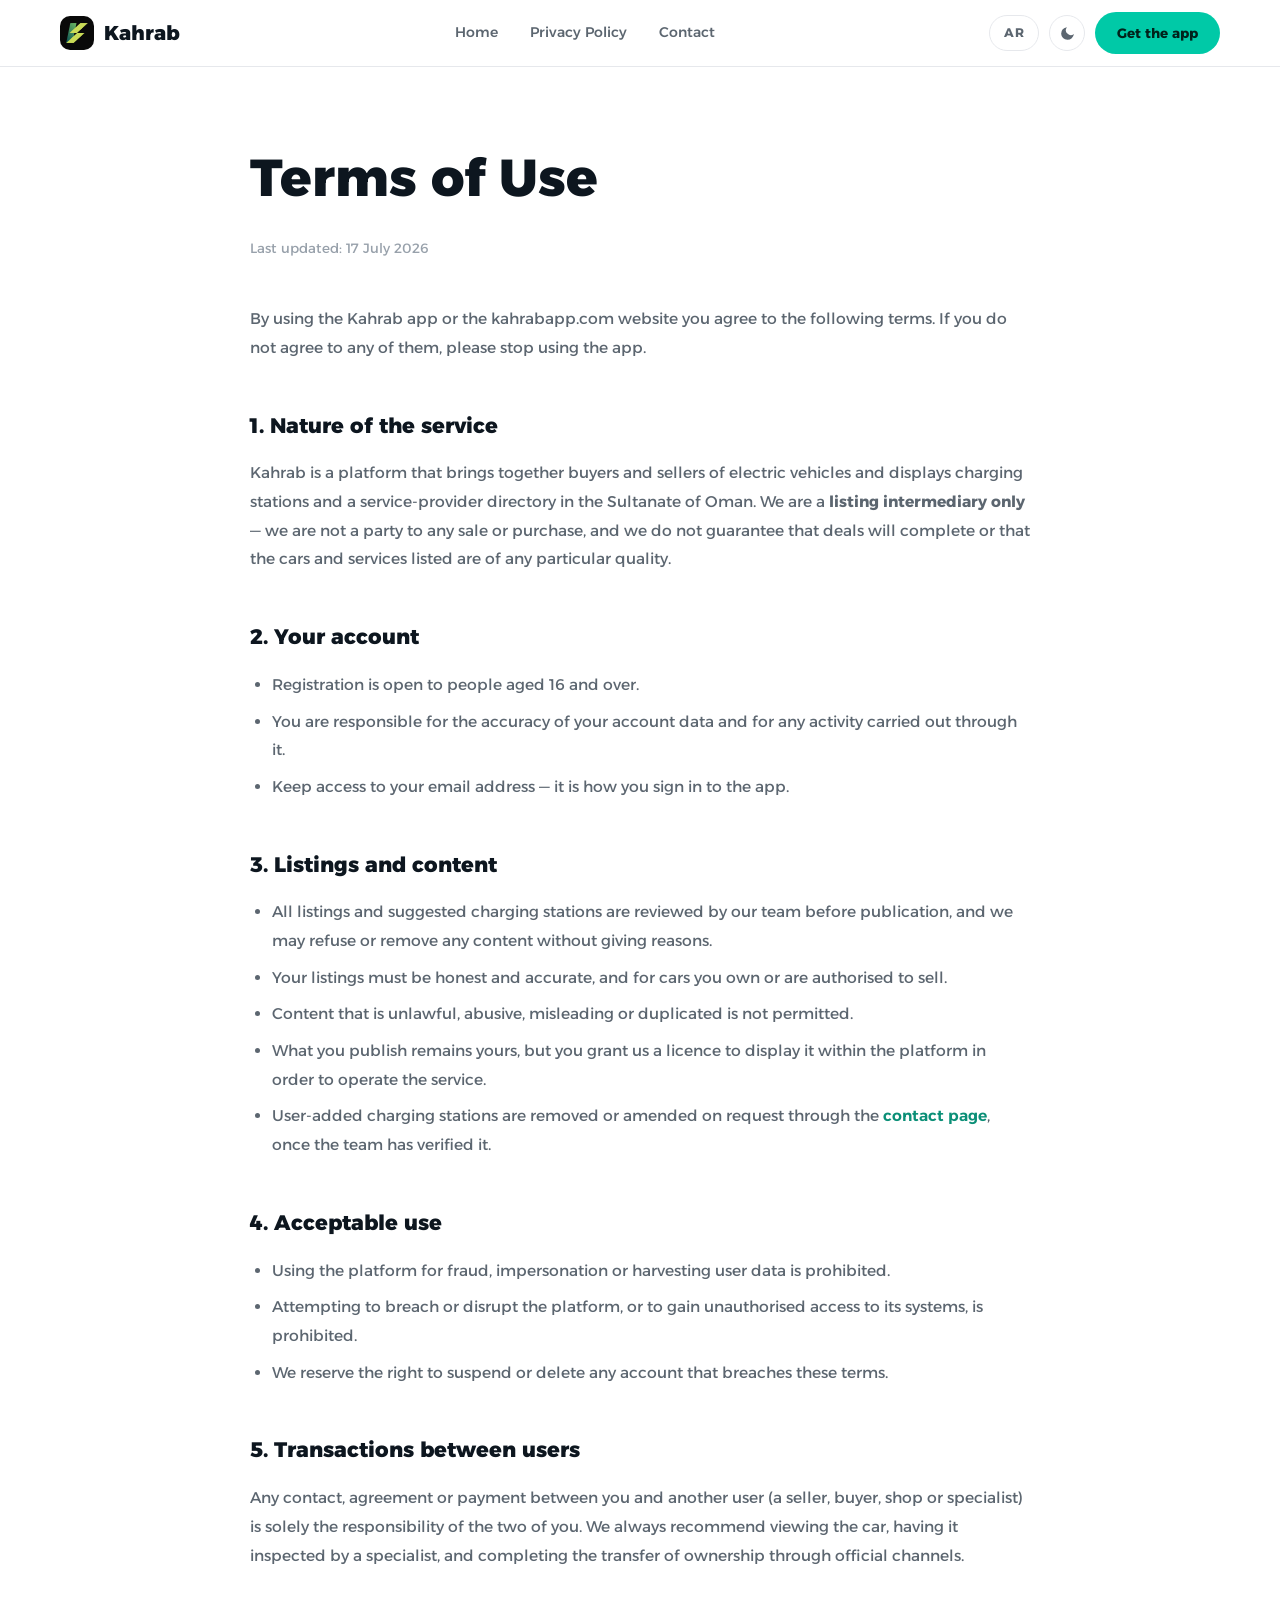
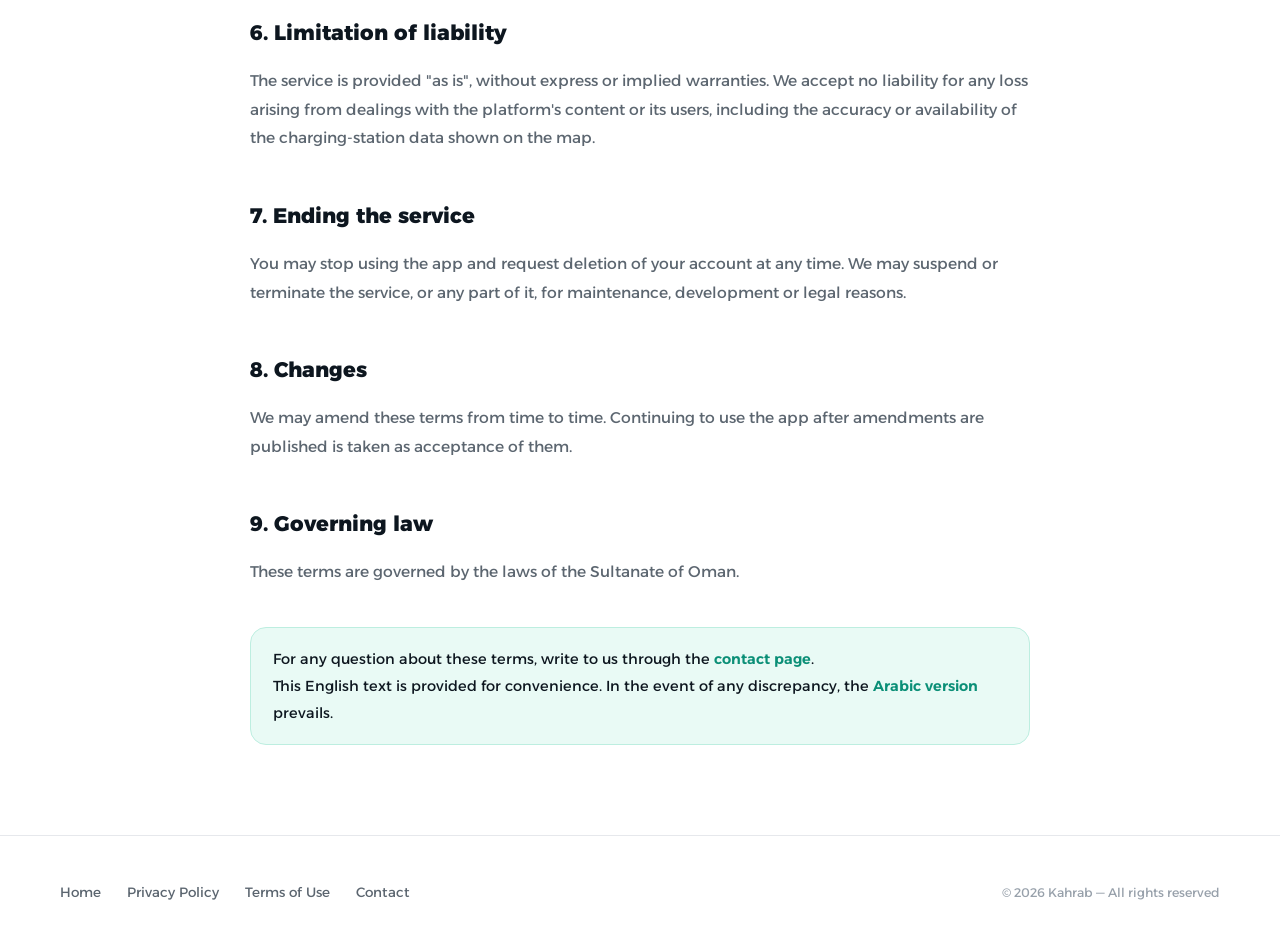
<file: en/terms.html>
<!DOCTYPE html>
<html lang="en" dir="ltr">
<head>
  <meta charset="UTF-8" />
  <meta name="viewport" content="width=device-width, initial-scale=1.0" />
  <script>
    // Set the theme before first paint so the page never flashes white.
    (function () {
      try {
        var t = localStorage.getItem("kahrab-theme");
        if (!t) t = matchMedia("(prefers-color-scheme: dark)").matches ? "dark" : "light";
        document.documentElement.setAttribute("data-theme", t);
      } catch (e) {}
    })();
  </script>
  <title>Terms of Use — Kahrab</title>
  <meta name="description" content="The terms governing your use of the Kahrab app and website" />
  <link rel="icon" type="image/png" href="../favicon.png" />
  <link rel="apple-touch-icon" href="../favicon.png" />
  <link rel="preconnect" href="https://fonts.googleapis.com" />
  <link rel="preconnect" href="https://fonts.gstatic.com" crossorigin />
  <link href="https://fonts.googleapis.com/css2?family=Alexandria:wght@300;400;600;700;800&display=swap" rel="stylesheet" />
  <link rel="alternate" hreflang="ar" href="https://kahrabapp.com/terms.html" />
  <link rel="alternate" hreflang="en" href="https://kahrabapp.com/en/terms.html" />
  <link rel="alternate" hreflang="x-default" href="https://kahrabapp.com/terms.html" />
  <link rel="stylesheet" href="../style.css" />
</head>
<body>

  <nav class="nav scrolled">
    <div class="container nav-inner">
      <a class="brand" href="index.html">
        <span class="logo">
          <img src="../favicon.png" alt="Kahrab" />
        </span>
        Kahrab
      </a>
      <div class="nav-links">
        <a href="index.html">Home</a>
        <a href="privacy.html">Privacy Policy</a>
        <a href="contact.html">Contact</a>
      </div>
      <div class="nav-tools">
        <a class="lang" href="../terms.html" hreflang="ar" aria-label="العربية">AR</a>
        <button class="icon-btn" id="themeBtn" type="button" aria-pressed="false" aria-label="Toggle dark mode">
          <svg class="moon" viewBox="0 0 24 24" aria-hidden="true"><path d="M21 12.8A9 9 0 1 1 11.2 3a7 7 0 0 0 9.8 9.8Z"/></svg>
          <svg class="sun" viewBox="0 0 24 24" aria-hidden="true"><path d="M12 17a5 5 0 1 1 0-10 5 5 0 0 1 0 10Zm0-13.5a1 1 0 0 1 1 1V6a1 1 0 1 1-2 0V4.5a1 1 0 0 1 1-1Zm0 15a1 1 0 0 1 1 1V21a1 1 0 1 1-2 0v-1.5a1 1 0 0 1 1-1ZM3.5 12a1 1 0 0 1 1-1H6a1 1 0 1 1 0 2H4.5a1 1 0 0 1-1-1Zm14.5 0a1 1 0 0 1 1-1h1.5a1 1 0 1 1 0 2H19a1 1 0 0 1-1-1ZM5.6 5.6a1 1 0 0 1 1.4 0l1.1 1.1a1 1 0 0 1-1.4 1.4L5.6 7a1 1 0 0 1 0-1.4Zm10.3 10.3a1 1 0 0 1 1.4 0l1.1 1.1a1 1 0 0 1-1.4 1.4l-1.1-1.1a1 1 0 0 1 0-1.4Zm2.5-10.3a1 1 0 0 1 0 1.4L17.3 8.1a1 1 0 1 1-1.4-1.4L17 5.6a1 1 0 0 1 1.4 0ZM8.1 15.9a1 1 0 0 1 0 1.4L7 18.4A1 1 0 0 1 5.6 17l1.1-1.1a1 1 0 0 1 1.4 0Z"/></svg>
        </button>
        <a class="cta" href="index.html#download">Get the app</a>
      </div>
    </div>
  </nav>

  <main class="legal page-pad">
    <h1>Terms of Use</h1>
    <div class="updated">Last updated: 17 July 2026</div>

    <p>
      By using the Kahrab app or the kahrabapp.com website you agree to the following terms.
      If you do not agree to any of them, please stop using the app.
    </p>

    <h2>1. Nature of the service</h2>
    <p>
      Kahrab is a platform that brings together buyers and sellers of electric vehicles and
      displays charging stations and a service-provider directory in the Sultanate of Oman.
      We are a <strong>listing intermediary only</strong> — we are not a party to any sale or
      purchase, and we do not guarantee that deals will complete or that the cars and services
      listed are of any particular quality.
    </p>

    <h2>2. Your account</h2>
    <ul>
      <li>Registration is open to people aged 16 and over.</li>
      <li>You are responsible for the accuracy of your account data and for any activity carried out through it.</li>
      <li>Keep access to your email address — it is how you sign in to the app.</li>
    </ul>

    <h2>3. Listings and content</h2>
    <ul>
      <li>All listings and suggested charging stations are reviewed by our team before publication, and we may refuse or remove any content without giving reasons.</li>
      <li>Your listings must be honest and accurate, and for cars you own or are authorised to sell.</li>
      <li>Content that is unlawful, abusive, misleading or duplicated is not permitted.</li>
      <li>What you publish remains yours, but you grant us a licence to display it within the platform in order to operate the service.</li>
      <li>User-added charging stations are removed or amended on request through the <a href="contact.html">contact page</a>, once the team has verified it.</li>
    </ul>

    <h2>4. Acceptable use</h2>
    <ul>
      <li>Using the platform for fraud, impersonation or harvesting user data is prohibited.</li>
      <li>Attempting to breach or disrupt the platform, or to gain unauthorised access to its systems, is prohibited.</li>
      <li>We reserve the right to suspend or delete any account that breaches these terms.</li>
    </ul>

    <h2>5. Transactions between users</h2>
    <p>
      Any contact, agreement or payment between you and another user (a seller, buyer, shop or
      specialist) is solely the responsibility of the two of you. We always recommend viewing the
      car, having it inspected by a specialist, and completing the transfer of ownership through
      official channels.
    </p>

    <h2>6. Limitation of liability</h2>
    <p>
      The service is provided "as is", without express or implied warranties. We accept no
      liability for any loss arising from dealings with the platform's content or its users,
      including the accuracy or availability of the charging-station data shown on the map.
    </p>

    <h2>7. Ending the service</h2>
    <p>
      You may stop using the app and request deletion of your account at any time. We may
      suspend or terminate the service, or any part of it, for maintenance, development or
      legal reasons.
    </p>

    <h2>8. Changes</h2>
    <p>
      We may amend these terms from time to time. Continuing to use the app after amendments are
      published is taken as acceptance of them.
    </p>

    <h2>9. Governing law</h2>
    <p>These terms are governed by the laws of the Sultanate of Oman.</p>

    <div class="note">
      For any question about these terms, write to us through the <a href="contact.html">contact page</a>.
      <br />
      This English text is provided for convenience. In the event of any discrepancy, the
      <a href="../terms.html">Arabic version</a> prevails.
    </div>
  </main>

  <footer>
    <div class="container footer-inner">
      <div class="footer-links">
        <a href="index.html">Home</a>
        <a href="privacy.html">Privacy Policy</a>
        <a href="terms.html">Terms of Use</a>
        <a href="contact.html">Contact</a>
      </div>
      <div class="copy">© 2026 Kahrab — All rights reserved</div>
    </div>
  </footer>

  <script src="../theme.js" defer></script>
</body>
</html>
</file>
<file: cb1456cef283/assets/index-C5o7rofT.css>
:root{--bg: #0b1220;--card: #121c30;--card-2: #18244a;--border: #23304d;--fg: #e8eefc;--muted: #8ea0c0;--primary: #00c9a7;--primary-dim: rgba(0, 201, 167, .14);--danger: #ef4444;--danger-dim: rgba(239, 68, 68, .14);--warn: #f59e0b;--warn-dim: rgba(245, 158, 11, .14);--info: #4f8ef7;--info-dim: rgba(79, 142, 247, .14)}*{box-sizing:border-box}body{margin:0;background:var(--bg);color:var(--fg);font-family:-apple-system,Segoe UI,Tahoma,sans-serif}button{font-family:inherit}
</file>
<file: style.css>
/* كهرب — kahrabapp.com
   تصميم فاتح بصور حقيقية: خط ضخم داكن على أبيض، لون واحد، بطاقات عائمة. */

:root {
  --bg: #ffffff;
  --bg-soft: #f4f5f7;
  --ink: #0d161f;
  --ink-2: #16222e;
  --muted: #5c6670;
  --dim: #98a1ab;
  --border: #e6e8ec;
  --primary: #00c9a7;
  --primary-ink: #01221b;
  --dark-card: #0c141d;
  --r-xl: 32px;
  --r-lg: 24px;
  --r-md: 16px;
  --shadow-card: 0 10px 40px rgba(13, 22, 31, 0.10);
  --ease: cubic-bezier(0.16, 1, 0.3, 1);

  /* Surfaces that were hard-coded white before dark mode existed. */
  --surface: #ffffff;
  --nav-bg: rgba(255, 255, 255, 0.82);
  --seg-bg: #eef0f2;
  --seg-on: #ffffff;
  /* Text/background pair for the solid-ink buttons (.btn-dark, contact CTA). */
  --on-ink: #ffffff;
  /* Deep teal used for links and labels on light backgrounds — needs to
     lighten in dark mode or it fails contrast against the dark surface. */
  --accent-deep: #0b8f77;
  --badge-bg: #e3f8ef;
  --badge-ink: #067a52;
  --icon-bg: #e5faf5;
  --note-bg: #e9faf5;
  --note-border: #bdeee0;
  --map-grad: linear-gradient(160deg, #eef1f3, #e2e7ea);
  --map-dot: #c4cad1;
  --map-dot-2: #ced3d9;
  --map-road: #ffffff;
}

/* Dark theme — muted charcoal, same single accent, no glow.
   Applied via data-theme so the choice survives reloads; the inline
   head script sets it before first paint to avoid a white flash. */
:root[data-theme="dark"] {
  --bg: #0d1117;
  --bg-soft: #151b23;
  --ink: #e8edf3;
  --ink-2: #d5dde6;
  --muted: #9aa6b2;
  --dim: #6e7b88;
  --border: #232c36;
  --dark-card: #10161d;
  --shadow-card: 0 10px 40px rgba(0, 0, 0, 0.55);

  --surface: #161d25;
  --nav-bg: rgba(13, 17, 23, 0.82);
  --seg-bg: #1b232c;
  --seg-on: #2a3541;
  --on-ink: #0d1117;
  --accent-deep: #35d6b4;
  --badge-bg: rgba(0, 201, 167, 0.14);
  --badge-ink: #4fdcbb;
  --icon-bg: rgba(0, 201, 167, 0.14);
  --note-bg: rgba(0, 201, 167, 0.08);
  --note-border: rgba(0, 201, 167, 0.22);
  --map-grad: linear-gradient(160deg, #1a222b, #141b23);
  --map-dot: #2f3a45;
  --map-dot-2: #28323c;
  --map-road: #202932;
}

html { color-scheme: light; }
html[data-theme="dark"] { color-scheme: dark; }

* { box-sizing: border-box; margin: 0; padding: 0; }

html { scroll-behavior: smooth; }

body {
  background: var(--bg);
  color: var(--ink);
  font-family: "Alexandria", -apple-system, "Segoe UI", Tahoma, sans-serif;
  font-weight: 400;
  line-height: 1.85;
  overflow-x: hidden;
  -webkit-font-smoothing: antialiased;
}

a { color: inherit; text-decoration: none; }
img, svg { display: block; max-width: 100%; }
strong { font-weight: 700; }
button { font: inherit; border: 0; background: none; cursor: pointer; color: inherit; }

.container { width: min(1160px, 92%); margin-inline: auto; }

::selection { background: var(--primary); color: var(--primary-ink); }

/* ═══ Reveal on scroll ═══ */
.reveal {
  opacity: 0;
  transform: translateY(34px);
  transition: opacity 0.9s var(--ease), transform 0.9s var(--ease);
}
.reveal.in { opacity: 1; transform: none; }
.reveal[data-d="1"] { transition-delay: 0.08s; }
.reveal[data-d="2"] { transition-delay: 0.18s; }
.reveal[data-d="3"] { transition-delay: 0.28s; }
@media (prefers-reduced-motion: reduce) {
  .reveal { opacity: 1; transform: none; transition: none; }
  * { animation: none !important; }
}

/* ═══ Nav ═══ */
.nav {
  position: fixed; inset-inline: 0; top: 0; z-index: 100;
  transition: background 0.35s, border-color 0.35s, box-shadow 0.35s;
  border-bottom: 1px solid transparent;
  background: var(--nav-bg);
  backdrop-filter: blur(18px) saturate(1.5);
  -webkit-backdrop-filter: blur(18px) saturate(1.5);
}
.nav.scrolled { border-color: var(--border); }
.nav-inner {
  display: flex; align-items: center; justify-content: space-between;
  height: 66px;
}
.brand { display: flex; align-items: center; gap: 10px; font-weight: 800; font-size: 20px; }
.brand .logo {
  width: 34px; height: 34px; border-radius: 10px;
  overflow: hidden;
  display: grid; place-items: center;
}
.brand .logo img { width: 100%; height: 100%; object-fit: cover; }
.brand .logo svg { width: 17px; height: 17px; }
.nav-links { display: flex; gap: 32px; font-size: 14px; font-weight: 500; color: var(--muted); }
.nav-links a { transition: color 0.25s; }
.nav-links a:hover { color: var(--ink); }
.nav .cta {
  font-size: 13.5px; font-weight: 700;
  color: var(--primary-ink);
  background: var(--primary);
  padding: 9px 22px; border-radius: 999px;
  transition: transform 0.25s var(--ease), filter 0.25s;
}
.nav .cta:hover { transform: scale(1.04); filter: brightness(1.06); }

/* ═══ Nav tools: theme toggle + language switch ═══ */
.nav-tools { display: flex; align-items: center; gap: 10px; }
.nav-tools .icon-btn {
  width: 36px; height: 36px; border-radius: 999px;
  display: grid; place-items: center;
  color: var(--muted);
  border: 1px solid var(--border);
  transition: color 0.25s, border-color 0.25s, background 0.25s;
}
.nav-tools .icon-btn:hover { color: var(--ink); border-color: var(--dim); background: var(--bg-soft); }
.nav-tools .icon-btn svg { width: 17px; height: 17px; fill: currentColor; }
/* One button, two glyphs: show the theme you would switch *to*. */
.icon-btn .moon { display: block; }
.icon-btn .sun { display: none; }
:root[data-theme="dark"] .icon-btn .moon { display: none; }
:root[data-theme="dark"] .icon-btn .sun { display: block; }
.nav-tools .lang {
  height: 36px; padding: 0 14px; border-radius: 999px;
  display: grid; place-items: center;
  font-size: 12.5px; font-weight: 700; letter-spacing: 0.4px;
  color: var(--muted);
  border: 1px solid var(--border);
  transition: color 0.25s, border-color 0.25s, background 0.25s;
}
.nav-tools .lang:hover { color: var(--ink); border-color: var(--dim); background: var(--bg-soft); }
@media (max-width: 420px) {
  .nav-tools .cta { display: none; }
}

/* ═══ Buttons ═══ */
.btn {
  display: inline-block;
  font-size: 15px; font-weight: 700;
  padding: 14px 32px; border-radius: 999px;
  transition: transform 0.3s var(--ease), filter 0.3s, background 0.3s, color 0.3s;
}
.btn:hover { transform: scale(1.04); }
.btn-primary { background: var(--primary); color: var(--primary-ink); }
.btn-primary:hover { filter: brightness(1.06); }
.btn-dark { background: var(--ink); color: var(--on-ink); }
.btn-outline-light { border: 1.5px solid rgba(255, 255, 255, 0.55); color: #fff; }
.btn-outline-light:hover { background: rgba(255, 255, 255, 0.12); }

/* ═══ Hero ═══ */
.hero {
  padding: 160px 0 40px;
  text-align: center;
}
.eyebrow {
  display: inline-block;
  font-size: 14px; font-weight: 600;
  color: var(--muted);
  margin-bottom: 22px;
}
.eyebrow .dot {
  display: inline-block; width: 8px; height: 8px; border-radius: 50%;
  background: var(--primary); margin-inline-end: 8px;
  vertical-align: middle;
}
.hero h1 {
  font-size: clamp(42px, 7.4vw, 92px);
  font-weight: 800;
  line-height: 1.28;
  max-width: 1000px;
  margin-inline: auto;
}
.hero .lead {
  color: var(--muted);
  font-size: clamp(16px, 2vw, 20px);
  max-width: 620px;
  margin: 26px auto 40px;
  line-height: 2;
}
.hero-actions { display: flex; gap: 14px; justify-content: center; align-items: center; flex-wrap: wrap; }

/* hero photo card with floating chips */
.hero-visual {
  position: relative;
  margin-top: 74px;
}
.hero-photo {
  border-radius: var(--r-xl);
  overflow: hidden;
  aspect-ratio: 16 / 8.2;
  background: var(--bg-soft);
}
.hero-photo img { width: 100%; height: 100%; object-fit: cover; }
.chip-card {
  position: absolute;
  background: var(--surface);
  border-radius: 18px;
  box-shadow: var(--shadow-card);
  padding: 16px 20px;
  text-align: start;
  animation: chipfloat 6s ease-in-out infinite;
}
@keyframes chipfloat { 50% { transform: translateY(-10px); } }
.chip-card.c1 { top: 12%; inset-inline-start: 6%; animation-delay: 0.8s; }
.chip-card.c2 { bottom: 10%; inset-inline-end: 6%; }
.chip-card .price { font-size: 24px; font-weight: 800; color: var(--ink); line-height: 1.3; }
.chip-card .name { font-size: 13px; color: var(--muted); margin-top: 2px; }
.chip-badge {
  display: inline-block; margin-top: 10px;
  font-size: 11.5px; font-weight: 700; color: var(--badge-ink);
  background: var(--badge-bg);
  padding: 4px 12px; border-radius: 999px;
}
.chip-card .row { display: flex; align-items: center; gap: 10px; }
.chip-card .ico {
  width: 40px; height: 40px; border-radius: 12px;
  background: var(--icon-bg); color: var(--primary);
  display: grid; place-items: center; font-size: 19px;
}
.chip-card .t1 { font-size: 14px; font-weight: 700; line-height: 1.5; }
.chip-card .t2 { font-size: 12px; color: var(--muted); }
.chip-card .live {
  display: inline-block; width: 7px; height: 7px; border-radius: 50%;
  background: #12b76a; margin-inline-end: 5px;
}

/* ═══ Section heads ═══ */
section.block { padding: 130px 0; }
section.block.soft { background: var(--bg-soft); }
.sec-head { text-align: center; max-width: 780px; margin: 0 auto 56px; }
.sec-head h2 {
  font-size: clamp(32px, 5.4vw, 60px);
  font-weight: 800; line-height: 1.35;
}
.sec-head p { color: var(--muted); font-size: clamp(15px, 1.9vw, 19px); margin-top: 16px; }

/* ═══ Segmented tabs ═══ */
.seg {
  display: flex; gap: 4px;
  background: var(--seg-bg);
  border-radius: 999px;
  padding: 5px;
  width: max-content;
  margin: 0 auto 42px;
}
.seg button {
  font-size: 14.5px; font-weight: 600;
  color: var(--muted);
  padding: 10px 26px; border-radius: 999px;
  transition: color 0.25s, background 0.25s, box-shadow 0.25s;
}
.seg button.on {
  background: var(--seg-on); color: var(--ink); font-weight: 700;
  box-shadow: 0 3px 12px rgba(13, 22, 31, 0.10);
}

/* tab pane: photo + copy */
.pane {
  display: none;
  background: var(--bg-soft);
  border-radius: var(--r-xl);
  overflow: hidden;
  grid-template-columns: 1.15fr 1fr;
  align-items: stretch;
}
.pane.on { display: grid; }
.pane .photo { min-height: 380px; position: relative; }
.pane .photo img { position: absolute; inset: 0; width: 100%; height: 100%; object-fit: cover; }
.pane .copy { padding: 54px 50px; display: flex; flex-direction: column; justify-content: center; }
.pane .copy h3 { font-size: clamp(24px, 3vw, 34px); font-weight: 800; line-height: 1.4; }
.pane .copy p { color: var(--muted); font-size: 16px; margin-top: 14px; max-width: 420px; }
.pane .copy .link {
  margin-top: 26px; font-weight: 700; font-size: 15px;
  color: var(--ink); text-decoration: underline;
  text-underline-offset: 6px; text-decoration-thickness: 1.5px;
  width: max-content;
}
.pane .copy .link:hover { color: var(--primary); }

/* CSS map visual for charge pane */
.mapviz {
  position: absolute; inset: 0;
  background:
    radial-gradient(2.5px 2.5px at 22% 28%, var(--map-dot), transparent),
    radial-gradient(2px 2px at 64% 18%, var(--map-dot-2), transparent),
    radial-gradient(2.5px 2.5px at 44% 62%, var(--map-dot), transparent),
    radial-gradient(2px 2px at 82% 52%, var(--map-dot-2), transparent),
    radial-gradient(2px 2px at 30% 80%, var(--map-dot-2), transparent),
    var(--map-grad);
}
.mapviz .road {
  position: absolute; inset: 0;
  background:
    linear-gradient(90deg, transparent 48.5%, var(--map-road) 48.5%, var(--map-road) 51.5%, transparent 51.5%),
    linear-gradient(0deg, transparent 63%, var(--map-road) 63%, var(--map-road) 66%, transparent 66%);
  opacity: 0.85;
}
.pin {
  position: absolute;
  width: 15px; height: 15px; border-radius: 50%;
  background: var(--primary);
  box-shadow: 0 0 0 5px rgba(0, 201, 167, 0.20);
}
.pin::before {
  content: "";
  position: absolute; inset: -5px;
  border-radius: 50%;
  border: 1.5px solid rgba(0, 168, 138, 0.55);
  animation: pulse 2.4s ease-out infinite;
}
@keyframes pulse {
  0% { transform: scale(0.7); opacity: 1; }
  100% { transform: scale(2.6); opacity: 0; }
}
.pin.p2::before { animation-delay: 0.6s; }
.pin.p3::before { animation-delay: 1.2s; }

/* ═══ Solution cards (dark + light duo) ═══ */
.duo { display: grid; gap: 22px; }
.sol {
  position: relative;
  border-radius: var(--r-xl);
  padding: 64px 58px 0;
  overflow: hidden;
  min-height: 560px;
}
.sol .tag {
  font-size: 12.5px; font-weight: 700; letter-spacing: 2px;
  margin-bottom: 14px;
}
.sol h3 { font-size: clamp(26px, 3.4vw, 40px); font-weight: 800; line-height: 1.4; }
.sol ul { list-style: none; margin: 26px 0 30px; max-width: 520px; position: relative; z-index: 2; }
.sol li { padding-inline-start: 22px; position: relative; margin-bottom: 16px; font-size: 15px; }
.sol li::before {
  content: ""; position: absolute; inset-inline-start: 0; top: 12px;
  width: 7px; height: 7px; border-radius: 50%; background: var(--primary);
}
.sol li b { display: block; font-size: 15.5px; font-weight: 700; }
.sol .btn { position: relative; z-index: 2; margin-bottom: 44px; }

.sol.dark { background: var(--dark-card); color: #f2f6fa; }
.sol.dark .tag { color: var(--primary); }
.sol.dark li { color: #aeb9c4; }
.sol.dark li b { color: #fff; }

.sol.light { background: var(--bg-soft); }
.sol.light .tag { color: var(--accent-deep); }
.sol.light li { color: var(--muted); }
.sol.light li b { color: var(--ink); }

/* app screenshot mock emerging from card bottom */
.sol-shot {
  position: absolute; bottom: -60px; inset-inline-end: 4%;
  width: min(380px, 52%);
  transform: rotate(-7deg);
  border-radius: 30px;
  overflow: hidden;
  box-shadow: 0 40px 90px rgba(0, 0, 0, 0.45);
  pointer-events: none;
}
.sol.light .sol-shot { box-shadow: 0 40px 90px rgba(13, 22, 31, 0.25); }
.sol-fade {
  position: absolute; inset: 0; z-index: 3; pointer-events: none;
  background: linear-gradient(180deg, transparent 55%, var(--dark-card) 96%);
}
.sol.light .sol-fade { background: linear-gradient(180deg, transparent 55%, var(--bg-soft) 96%); }

/* mini app UI inside the shot.
   This is a picture of the app's own light UI, so it must stay light in both
   themes — pin the inherited tokens instead of hard-coding every child. */
.mini-app {
  --ink: #0d161f;
  --muted: #5c6670;
  --dim: #98a1ab;
  --border: #e6e8ec;
  background: #fff; color: var(--ink);
  padding: 20px 18px 26px;
  font-size: 12px;
}
.mini-app .bar { display: flex; justify-content: space-between; align-items: center; margin-bottom: 12px; }
.mini-app .bar b { font-size: 15px; font-weight: 800; }
.mini-app .search {
  background: #f1f3f5; border-radius: 12px;
  padding: 10px 14px; color: var(--dim); margin-bottom: 10px;
}
.mini-app .chips { display: flex; gap: 6px; margin-bottom: 12px; }
.mini-app .chips span {
  font-size: 10.5px; padding: 5px 12px; border-radius: 999px;
  background: #f1f3f5; color: var(--muted);
  white-space: nowrap;
}
.mini-app .chips span.on { background: var(--primary); color: var(--primary-ink); font-weight: 700; }
.mini-app .lc { border: 1px solid var(--border); border-radius: 14px; overflow: hidden; margin-bottom: 10px; }
.mini-app .lc .ph { height: 88px; background: linear-gradient(140deg, #dfe5e9, #cfd7dc); }
.mini-app .lc .in { padding: 9px 12px 11px; }
.mini-app .lc .n { font-weight: 700; font-size: 12.5px; }
.mini-app .lc .m { color: var(--muted); font-size: 10.5px; margin-top: 1px; }
.mini-app .lc .pr { color: #0b8f77; font-weight: 800; font-size: 13px; margin-top: 5px; }
.mini-app .ok {
  display: inline-block; margin-top: 6px;
  font-size: 9.5px; font-weight: 700; color: #067a52;
  background: #e3f8ef; padding: 2px 9px; border-radius: 999px;
}

/* expert photo inside light card */
.sol-photo {
  position: absolute; bottom: -40px; inset-inline-end: 4%;
  width: min(420px, 54%);
  aspect-ratio: 4 / 3;
  transform: rotate(-5deg);
  border-radius: 26px;
  overflow: hidden;
  box-shadow: 0 40px 90px rgba(13, 22, 31, 0.28);
  pointer-events: none;
}
.sol-photo img { width: 100%; height: 100%; object-fit: cover; }

/* ═══ Statement ═══ */
.statement { text-align: center; padding: 150px 0; }
.statement h2 {
  font-size: clamp(30px, 5.6vw, 66px);
  font-weight: 800; line-height: 1.45;
  max-width: 960px; margin-inline: auto;
}
.statement h2 em { font-style: normal; color: var(--primary); }
.statement p { color: var(--muted); font-size: clamp(15px, 1.9vw, 19px); margin-top: 24px; max-width: 640px; margin-inline: auto; }

/* ═══ Download ═══ */
.dl { text-align: center; padding: 120px 0 150px; background: var(--bg-soft); }
.dl h2 {
  font-size: clamp(56px, 11vw, 130px);
  font-weight: 800; line-height: 1.15;
}
.dl p { color: var(--muted); font-size: clamp(15px, 2vw, 19px); margin: 16px 0 44px; }
.store-buttons { display: flex; gap: 14px; justify-content: center; flex-wrap: wrap; }
.store-btn {
  display: flex; align-items: center; gap: 13px;
  background: var(--surface);
  border: 1px solid var(--border);
  padding: 13px 26px; border-radius: 16px;
  min-width: 200px; text-align: start;
  transition: transform 0.3s var(--ease), box-shadow 0.3s;
}
.store-btn:hover { transform: translateY(-4px); box-shadow: var(--shadow-card); }
.store-btn svg { width: 30px; height: 30px; flex-shrink: 0; }
.store-btn .small { font-size: 11px; color: var(--muted); line-height: 1.4; }
.store-btn .big { font-size: 17.5px; font-weight: 700; line-height: 1.4; }
.store-btn.soon { opacity: 0.5; cursor: default; }
.store-btn.soon:hover { transform: none; box-shadow: none; }
.store-note { margin-top: 26px; color: var(--dim); font-size: 13.5px; }
.store-note a { color: var(--ink); font-weight: 600; text-decoration: underline; text-underline-offset: 4px; }

/* ═══ Photo footer (index) ═══ */
.footer-hero {
  position: relative;
  color: #fff;
  overflow: hidden;
}
.footer-hero .bgimg {
  position: absolute; inset: 0;
}
.footer-hero .bgimg img { width: 100%; height: 100%; object-fit: cover; }
.footer-hero .bgimg::after {
  content: ""; position: absolute; inset: 0;
  background: linear-gradient(180deg, rgba(7, 12, 17, 0.62), rgba(7, 12, 17, 0.82));
}
.footer-hero .inner { position: relative; z-index: 2; padding: 130px 0 46px; text-align: center; }
.footer-hero h2 {
  font-size: clamp(34px, 6vw, 72px);
  font-weight: 800; line-height: 1.35;
}
.footer-hero .sub { color: rgba(255, 255, 255, 0.75); font-size: clamp(15px, 2vw, 18px); margin: 14px 0 38px; }
.footer-hero .acts { display: flex; gap: 14px; justify-content: center; flex-wrap: wrap; margin-bottom: 110px; }
.footer-hero .links-row {
  display: flex; flex-wrap: wrap; gap: 26px; justify-content: center;
  font-size: 14px; color: rgba(255, 255, 255, 0.78);
  margin-bottom: 30px;
}
.footer-hero .links-row a:hover { color: #fff; }
.footer-hero .copy { color: rgba(255, 255, 255, 0.5); font-size: 12.5px; }

/* ═══ Simple footer (legal pages) ═══ */
footer.simple {
  border-top: 1px solid var(--border);
  padding: 44px 0;
  background: var(--bg);
}
.footer-inner {
  display: flex; flex-wrap: wrap; gap: 24px;
  align-items: center; justify-content: space-between;
}
.footer-links { display: flex; flex-wrap: wrap; gap: 26px; font-size: 13.5px; color: var(--muted); }
.footer-links a { transition: color 0.25s; }
.footer-links a:hover { color: var(--ink); }
.copy { color: var(--dim); font-size: 12.5px; }
/* legal pages still use bare <footer> */
body > footer:not(.footer-hero) {
  border-top: 1px solid var(--border);
  padding: 44px 0;
  background: var(--bg);
}

/* ═══ Legal pages ═══ */
.legal { padding: 40px 0 90px; max-width: 780px; margin-inline: auto; width: 92%; }
.page-pad { padding-top: 130px; }
.legal h1 { font-size: clamp(32px, 5vw, 52px); font-weight: 800; margin-bottom: 10px; }
.legal .updated { color: var(--dim); font-size: 13.5px; margin-bottom: 44px; }
.legal h2 { font-size: 21px; font-weight: 800; margin: 44px 0 14px; }
.legal p, .legal li { color: var(--muted); font-size: 15.5px; }
.legal ul { padding-inline-start: 22px; margin: 12px 0; }
.legal li { margin-bottom: 8px; }
.legal .note {
  background: var(--note-bg); border: 1px solid var(--note-border);
  border-radius: 16px; padding: 18px 22px; margin-top: 40px; font-size: 14.5px;
  color: var(--ink);
}
.legal a { color: var(--accent-deep); font-weight: 600; }

.contact-cards { display: grid; gap: 16px; grid-template-columns: repeat(auto-fit, minmax(240px, 1fr)); margin-top: 40px; }
.contact-card {
  background: var(--bg-soft); border: 1px solid var(--border);
  border-radius: var(--r-lg); padding: 30px 24px; text-align: center;
  transition: transform 0.4s var(--ease), box-shadow 0.3s;
}
.contact-card:hover { transform: translateY(-4px); box-shadow: var(--shadow-card); }
.contact-card .e { font-size: 32px; margin-bottom: 12px; }
.contact-card h3 { font-size: 16.5px; font-weight: 800; margin-bottom: 8px; }
.contact-card p { font-size: 13.5px; color: var(--muted) !important; margin-bottom: 16px; }
.contact-card a {
  display: inline-block; background: var(--ink); color: var(--on-ink);
  padding: 9px 22px; border-radius: 999px; font-size: 13.5px; font-weight: 700;
  transition: background 0.3s, transform 0.3s;
}
.contact-card a:hover { background: var(--primary); color: var(--primary-ink); transform: scale(1.04); }

/* ═══ Responsive ═══ */
@media (max-width: 900px) {
  .pane { grid-template-columns: 1fr; }
  .pane .photo { min-height: 260px; }
  .pane .copy { padding: 38px 30px 44px; }
  .sol { padding: 46px 32px 0; min-height: 0; }
  .sol-shot, .sol-photo {
    position: static;
    transform: rotate(-4deg);
    width: min(340px, 88%);
    margin: 10px auto -50px;
  }
  .sol-fade { display: none; }
  .sol { padding-bottom: 70px; }
}
@media (max-width: 640px) {
  .nav-links { display: none; }
  .hero { padding-top: 130px; }
  section.block { padding: 90px 0; }
  .statement { padding: 110px 0; }
  .hero-photo { aspect-ratio: 4 / 3.4; }
  .chip-card { padding: 12px 15px; border-radius: 14px; }
  .chip-card .price { font-size: 18px; }
  .chip-card .name { font-size: 11px; }
  .chip-card .t1 { font-size: 12px; }
  .chip-card .t2 { font-size: 10.5px; }
  .chip-card.c1 { top: 8%; inset-inline-start: 4%; }
  .chip-card.c2 { bottom: 7%; inset-inline-end: 4%; }
  .seg button { padding: 9px 18px; font-size: 13px; }
}
</file>
